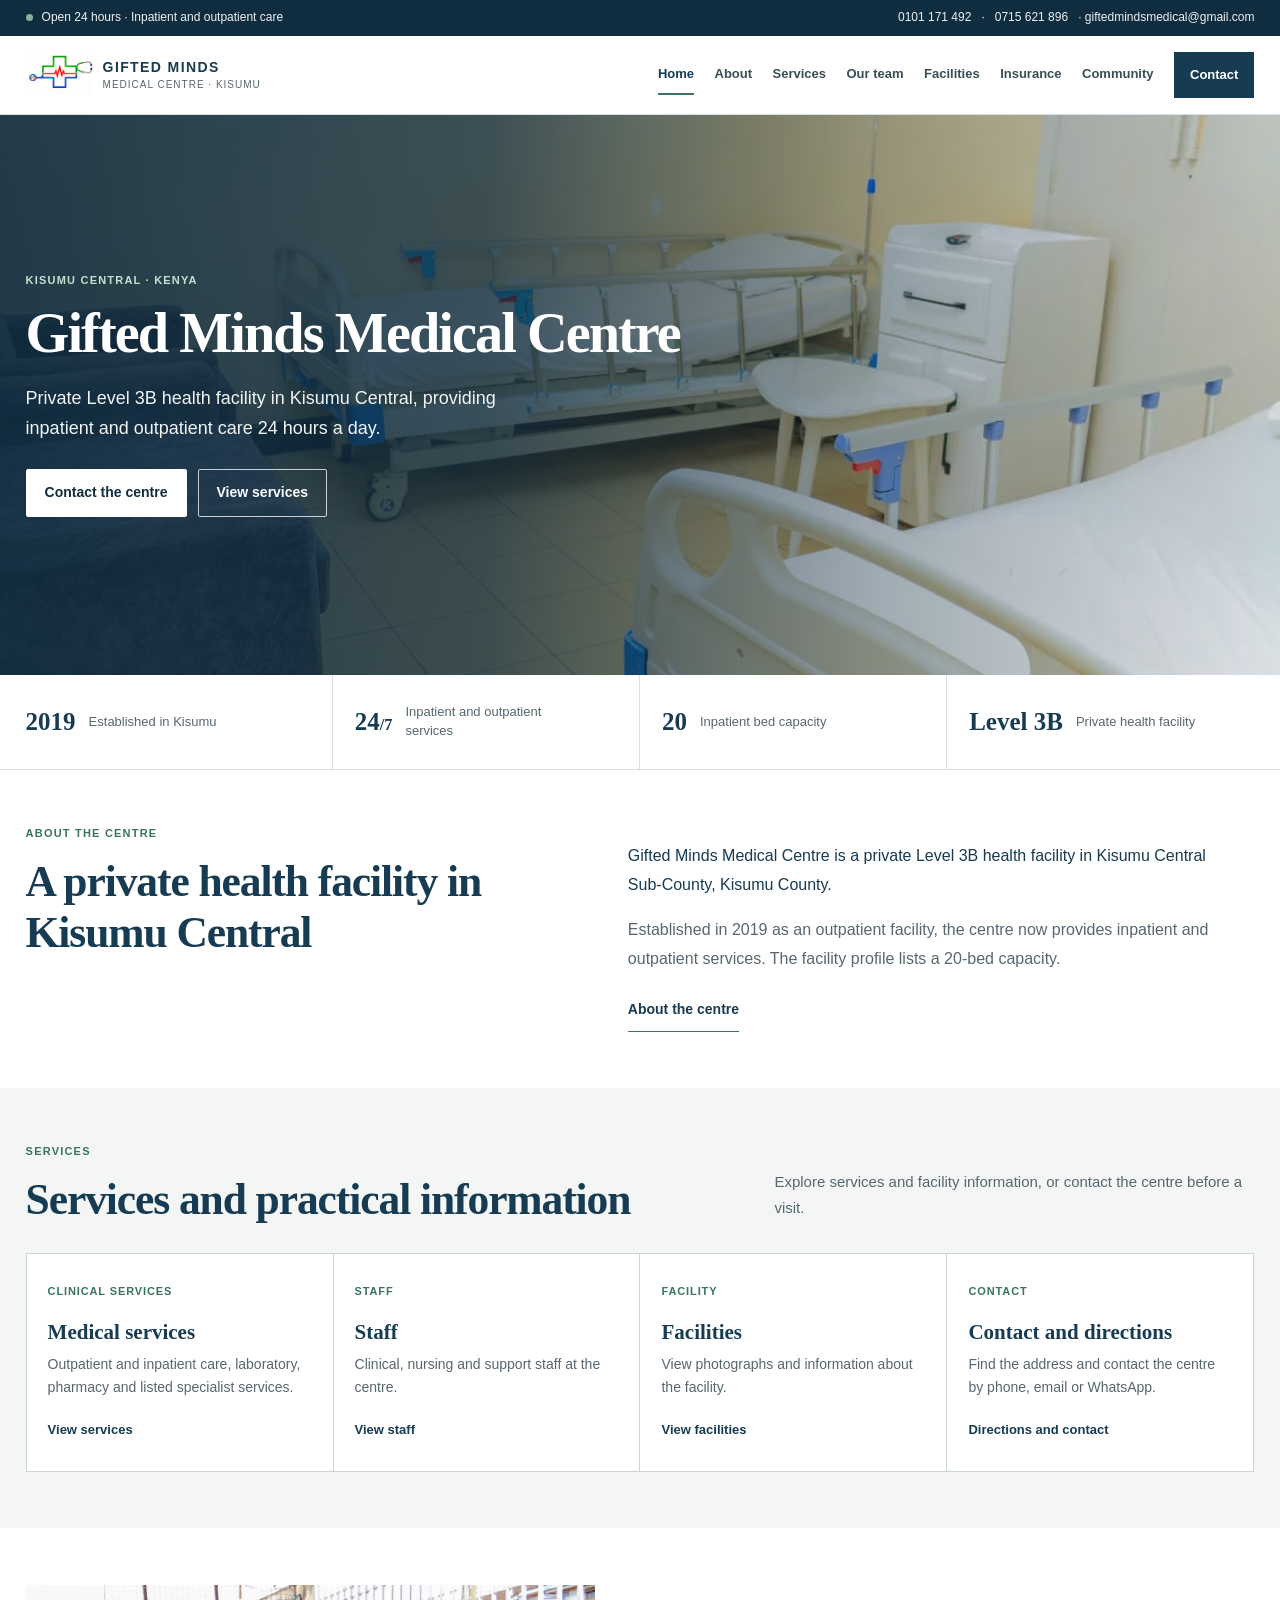
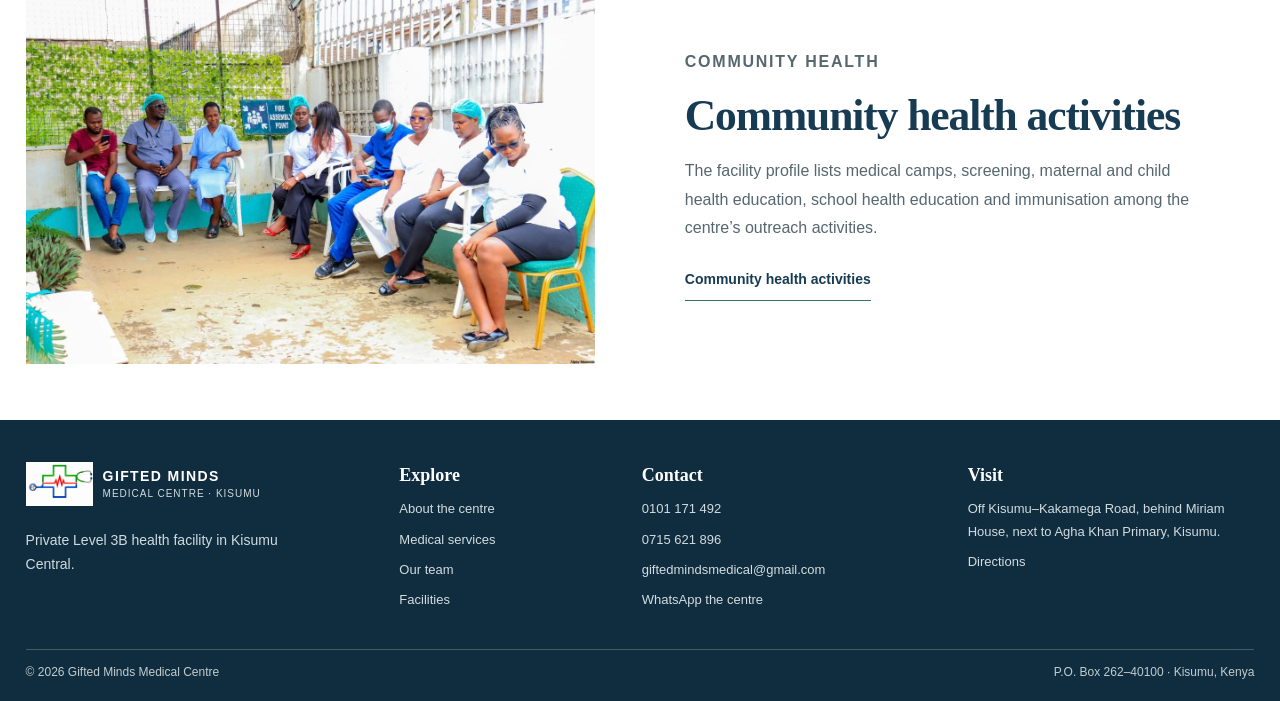
<file: index.html>
<!doctype html>
<html lang="en-KE">
  <head>
    <meta charset="utf-8">
    <meta name="viewport" content="width=device-width, initial-scale=1">
    <meta name="theme-color" content="#102f3b">
    <meta name="description" content="Gifted Minds Medical Centre is a private Level 3B facility in Kisumu Central, providing inpatient and outpatient care 24 hours a day.">
    <meta property="og:type" content="website">
    <meta property="og:title" content="Gifted Minds Medical Centre | Kisumu">
    <meta property="og:description" content="Gifted Minds Medical Centre provides inpatient and outpatient care in Kisumu Central. Find services, facility information and contact details.">
    <meta property="og:image" content="assets/images/facility-19.23.44-1.webp">
    <title>Gifted Minds Medical Centre | Kisumu</title>
    <link rel="icon" type="image/png" sizes="64x64" href="assets/favicon.png">
    <link rel="stylesheet" href="styles.css">
  </head>
  <body>
    <a class="skip-link" href="#main-content">Skip to main content</a>
    <div class="utility">
      <div class="container utility__inner">
        <span class="utility__status"><i class="utility__dot" aria-hidden="true"></i>Open 24 hours · Inpatient and outpatient care</span>
        <div class="utility__contacts">
          <a href="tel:0101171492">0101 171 492</a><span aria-hidden="true">·</span><a href="tel:0715621896">0715 621 896</a><span class="utility__email">· <a href="mailto:giftedmindsmedical@gmail.com">giftedmindsmedical@gmail.com</a></span>
        </div>
      </div>
    </div>
    <header class="site-header">
      <div class="container nav-wrap">
        <a class="brand" href="index.html" aria-label="Gifted Minds Medical Centre home"><img class="brand-logo" src="assets/hospital-logo.png" width="600" height="362" alt=""><span class="brand-copy"><strong>GIFTED MINDS</strong><small>MEDICAL CENTRE · KISUMU</small></span></a>
        <button class="menu-toggle" type="button" aria-label="Open navigation" aria-expanded="false" aria-controls="primary-navigation">
          <span></span><span></span><span></span>
        </button>
        <nav class="primary-nav" id="primary-navigation" aria-label="Main navigation">
          <a href="index.html" aria-current="page">Home</a><a href="about.html">About</a><a href="services.html">Services</a><a href="team.html">Our team</a><a href="facilities.html">Facilities</a><a href="insurance.html">Insurance</a><a href="community.html">Community</a><a class="nav-cta" href="contact.html">Contact </a>
        </nav>
      </div>
    </header>
    <main id="main-content">
      <section class="home-hero" aria-labelledby="home-title">
        <img class="home-hero__image" src="assets/images/facility-19.23.41-2.webp" alt="" fetchpriority="high" width="1280" height="853">
        <span class="home-hero__shade" aria-hidden="true"></span>
        <div class="container home-hero__inner">
          <div class="home-hero__copy">
            <p class="eyebrow eyebrow--light">

              Kisumu Central · Kenya


            </p>
            <h1 id="home-title">Gifted Minds Medical Centre</h1>
            <p class="home-hero__summary">Private Level 3B health facility in Kisumu Central, providing inpatient and outpatient care 24 hours a day.</p>
            <div class="home-hero__actions">
              <a class="button button--navy" href="contact.html">Contact the centre </a><a class="button button--outline" href="services.html">View services </a>
            </div>
          </div>
        </div></section>
      <section class="home-facts" aria-label="Facility details">
        <div class="home-facts__inner">
          <div class="home-facts__item">
            <strong>2019</strong><span>Established in Kisumu</span>
          </div>
          <div class="home-facts__item">
            <strong>24<small>/7</small></strong><span>Inpatient and outpatient services</span>
          </div>
          <div class="home-facts__item">
            <strong>20</strong><span>Inpatient bed capacity</span>
          </div>
          <div class="home-facts__item">
            <strong>Level 3B</strong><span>Private health facility</span>
          </div>
        </div>
      </section>
      <section class="section">
        <div class="container home-intro">
          <div>
            <p class="eyebrow">

              About the centre


            </p>
            <h2 class="display-title">A private health facility in Kisumu Central</h2>
          </div>
          <div class="home-intro__copy">
            <p class="lead">Gifted Minds Medical Centre is a private Level 3B health facility in Kisumu Central Sub-County, Kisumu County.</p>
            <p>Established in 2019 as an outpatient facility, the centre now provides inpatient and outpatient services. The facility profile lists a 20-bed capacity.</p>
            <a class="text-link" href="about.html">About the centre </a>
          </div>
        </div>
      </section>
      <section class="section section--navy">
        <div class="container">
          <div class="section-head">
            <div>
              <p class="eyebrow eyebrow--light">

                Services


              </p>
              <h2 class="display-title">Services and practical information</h2>
            </div>
            <p>Explore services and facility information, or contact the centre before a visit.</p>
          </div>
          <div class="home-pathways">
            <article class="pathway">
              <span class="pathway__number">Clinical services</span>
              <h3>

                Medical services


              </h3>
              <p>Outpatient and inpatient care, laboratory, pharmacy and listed specialist services.</p>
              <a href="services.html">View services </a>
            </article>
            <article class="pathway">
              <span class="pathway__number">Staff</span>
              <h3>

                Staff


              </h3>
              <p>Clinical, nursing and support staff at the centre.</p>
              <a href="team.html">View staff </a>
            </article>
            <article class="pathway">
              <span class="pathway__number">Facility</span>
              <h3>

                Facilities


              </h3>
              <p>View photographs and information about the facility.</p>
              <a href="facilities.html">View facilities </a>
            </article>
            <article class="pathway">
              <span class="pathway__number">Contact</span>
              <h3>

                Contact and directions


              </h3>
              <p>Find the address and contact the centre by phone, email or WhatsApp.</p>
              <a href="contact.html">Directions and contact </a>
            </article>
          </div>
        </div>
      </section>
      <section class="section">
        <div class="container home-community">
          <div class="home-community__photo">
            <img src="assets/images/facility-19.23.42-1.webp" alt="Community members gathered during a health outreach activity" loading="lazy" width="1280" height="853">
          </div>
          <div class="home-community__copy">
            <p class="eyebrow">

              Community health


            </p>
            <h2 class="display-title">Community health activities</h2>
            <p>The facility profile lists medical camps, screening, maternal and child health education, school health education and immunisation among the centre’s outreach activities.</p>
            <a class="text-link" href="community.html">Community health activities </a>
          </div>
        </div>
      </section>
    </main>
    <footer class="site-footer">
      <div class="container footer-grid">
        <div>
          <a class="brand brand--footer" href="index.html"><img class="brand-logo" src="assets/hospital-logo.png" width="600" height="362" alt=""><span class="brand-copy"><strong>GIFTED MINDS</strong><small>MEDICAL CENTRE · KISUMU</small></span></a>
          <p class="footer-about">Private Level 3B health facility in Kisumu Central.</p>
        </div>
        <div class="footer-col">
          <h2>

            Explore


          </h2>
          <a href="about.html">About the centre</a><a href="services.html">Medical services</a><a href="team.html">Our team</a><a href="facilities.html">Facilities</a>
        </div>
        <div class="footer-col">
          <h2>

            Contact


          </h2>
          <a href="tel:0101171492">0101 171 492</a><a href="tel:0715621896">0715 621 896</a><a href="mailto:giftedmindsmedical@gmail.com">giftedmindsmedical@gmail.com</a><a href="https://wa.me/254100261446" target="_blank" rel="noopener noreferrer">WhatsApp the centre</a>
        </div>
        <div class="footer-col">
          <h2>

            Visit


          </h2>
          <p>

            Off Kisumu–Kakamega Road, behind Miriam House, next to Agha Khan Primary, Kisumu.


          </p>
          <a href="contact.html">Directions</a>
        </div>
      </div>
      <div class="container footer-bottom">
        <span>© <span data-year=""></span> Gifted Minds Medical Centre</span><span>P.O. Box 262–40100 · Kisumu, Kenya</span>
      </div>
      <div class="container">
      </div>
    </footer>
    <script src="script.js" defer=""></script>
  </body>
</html>
</file>
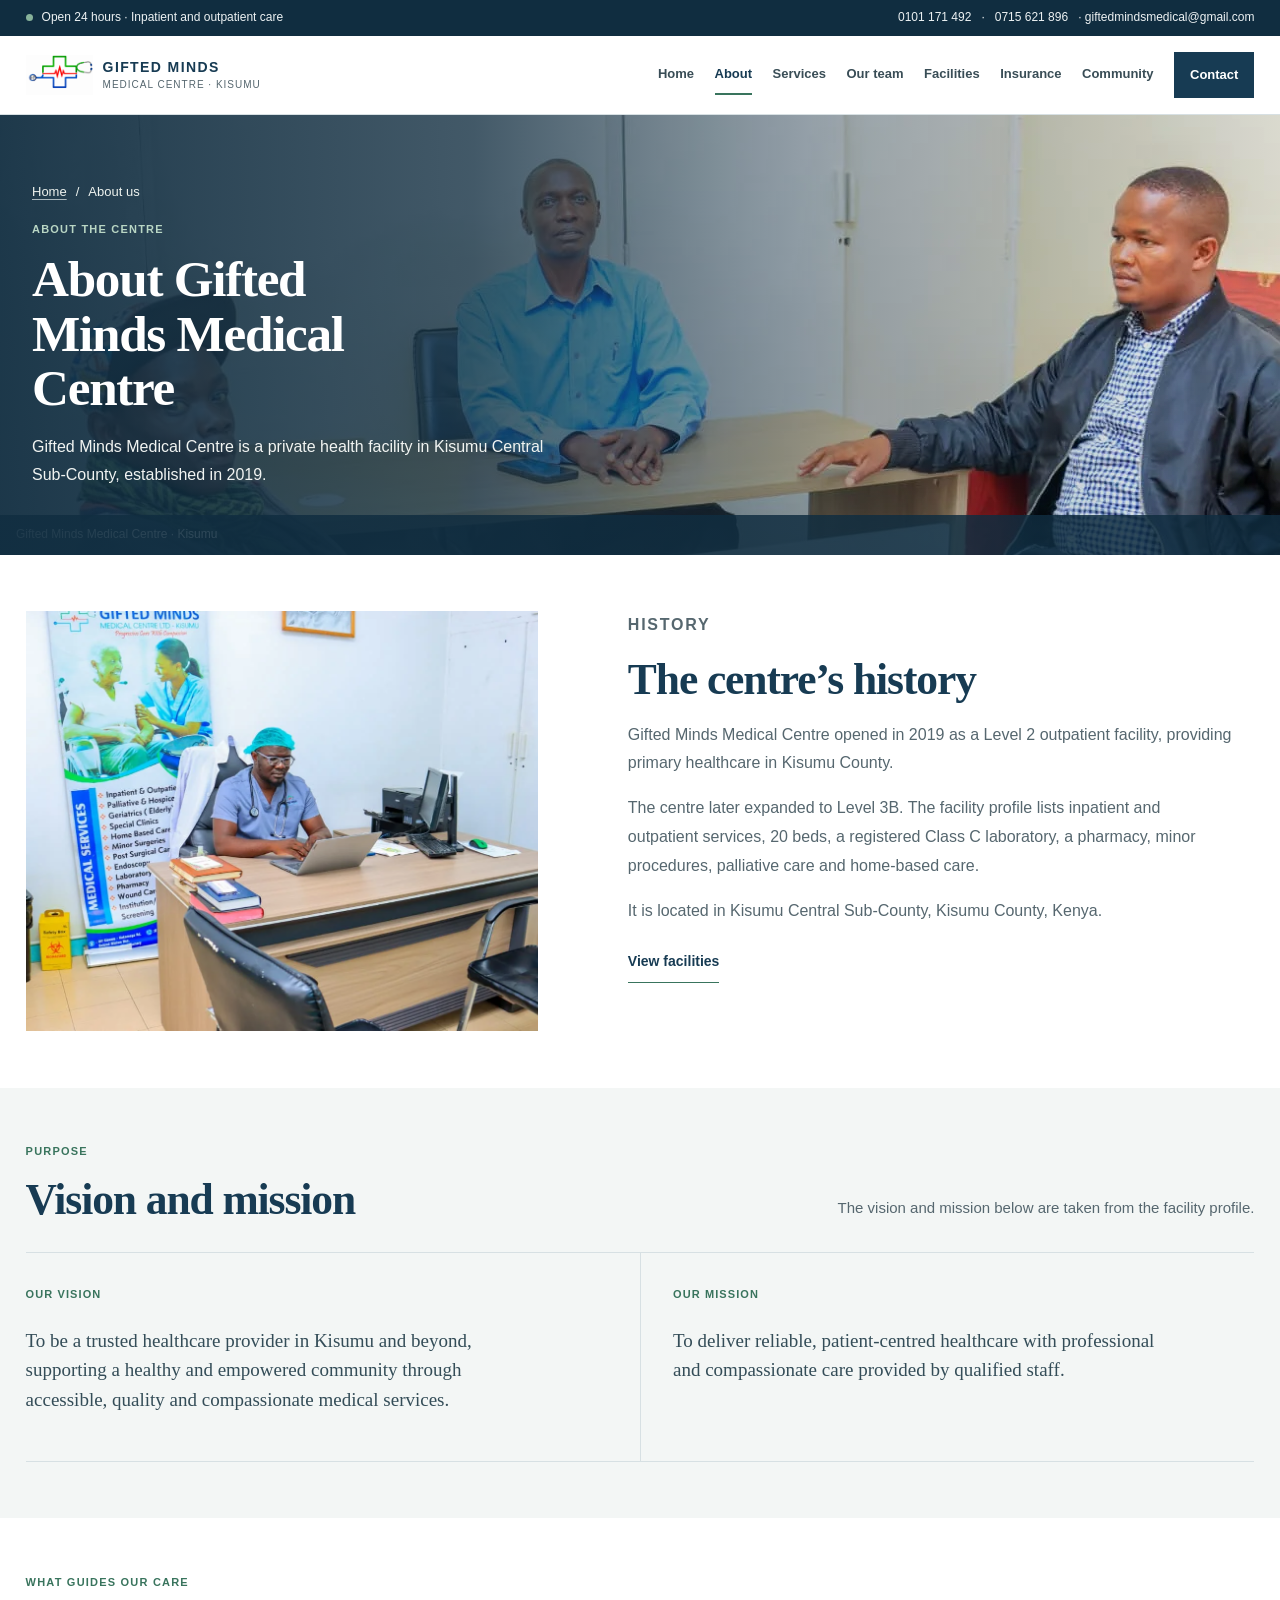
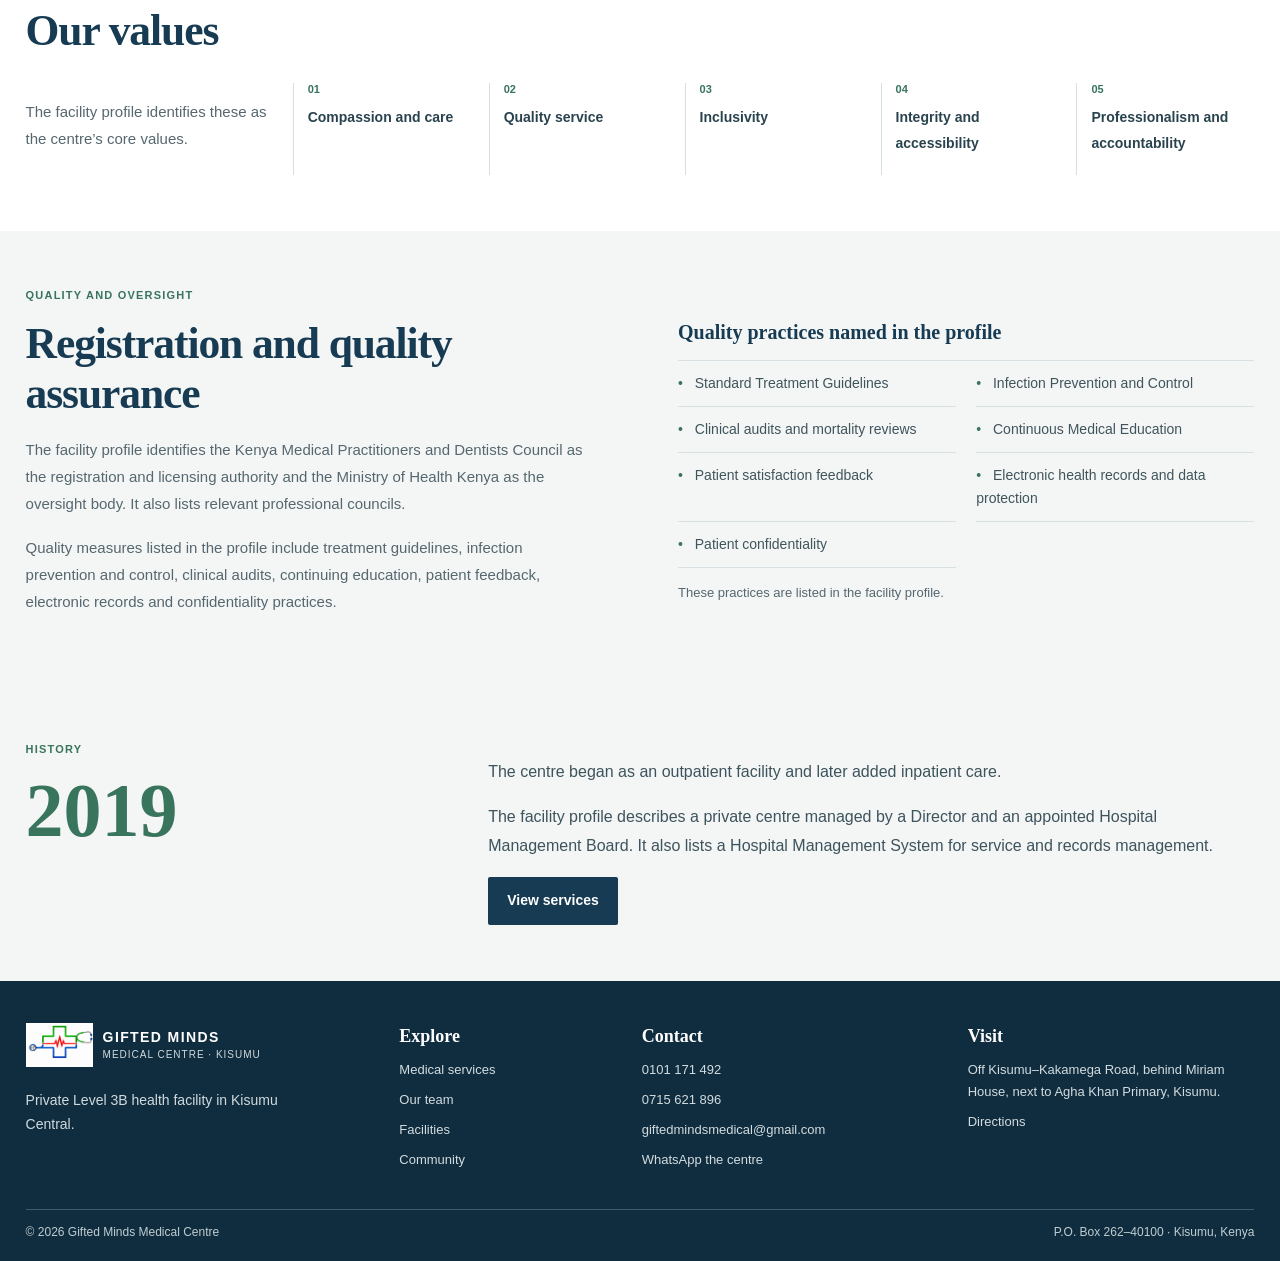
<file: about.html>
<!doctype html>
<html lang="en-KE">
  <head>
    <meta charset="utf-8">
    <meta name="viewport" content="width=device-width, initial-scale=1">
    <meta name="theme-color" content="#102f3b">
    <meta name="description" content="Read about Gifted Minds Medical Centre, a private Level 3B health facility established in Kisumu in 2019.">
    <meta property="og:type" content="website">
    <meta property="og:title" content="About Gifted Minds Medical Centre | Kisumu">
    <meta property="og:description" content="The centre’s history, location, vision, mission and facility profile.">
    <meta property="og:image" content="assets/images/facility-19.23.52.webp">
    <title>About Gifted Minds Medical Centre | Kisumu</title>
    <link rel="icon" type="image/png" sizes="64x64" href="assets/favicon.png">
    <link rel="stylesheet" href="styles.css">
  </head>
  <body>
    <a class="skip-link" href="#main-content">Skip to main content</a>
    <div class="utility">
      <div class="container utility__inner">
        <span class="utility__status"><i class="utility__dot" aria-hidden="true"></i>Open 24 hours · Inpatient and outpatient care</span>
        <div class="utility__contacts">
          <a href="tel:0101171492">0101 171 492</a><span aria-hidden="true">·</span><a href="tel:0715621896">0715 621 896</a><span class="utility__email">· <a href="mailto:giftedmindsmedical@gmail.com">giftedmindsmedical@gmail.com</a></span>
        </div>
      </div>
    </div>
    <header class="site-header">
      <div class="container nav-wrap">
        <a class="brand" href="index.html" aria-label="Gifted Minds Medical Centre home"><img class="brand-logo" src="assets/hospital-logo.png" width="600" height="362" alt=""><span class="brand-copy"><strong>GIFTED MINDS</strong><small>MEDICAL CENTRE · KISUMU</small></span></a>
        <button class="menu-toggle" type="button" aria-label="Open navigation" aria-expanded="false" aria-controls="primary-navigation">
          <span></span><span></span><span></span>
        </button>
        <nav class="primary-nav" id="primary-navigation" aria-label="Main navigation">
          <a href="index.html">Home</a><a href="about.html" aria-current="page">About</a><a href="services.html">Services</a><a href="team.html">Our team</a><a href="facilities.html">Facilities</a><a href="insurance.html">Insurance</a><a href="community.html">Community</a><a class="nav-cta" href="contact.html">Contact </a>
        </nav>
      </div>
    </header>
    <main id="main-content">
      <section class="page-intro page-intro--backdrop" aria-labelledby="page-title">
        <div class="page-intro__copy">
          <nav class="breadcrumb" aria-label="Breadcrumb">
            <a href="index.html">Home</a><span aria-hidden="true">/</span><span aria-current="page">About us</span>
          </nav>
          <p class="eyebrow">

            About the centre


          </p>
          <h1 class="display-title" id="page-title">About Gifted Minds Medical Centre</h1>
          <p>Gifted Minds Medical Centre is a private health facility in Kisumu Central Sub-County, established in 2019.</p>
        </div>
        <div class="page-intro__media">
          <img src="assets/images/facility-19.23.54.webp" alt="Gifted Minds Medical Centre staff meeting" fetchpriority="high" width="1280" height="853"><span class="page-intro__caption">Gifted Minds Medical Centre · Kisumu</span>
        </div>
      </section>
      <section class="section">
        <div class="container story-grid">
          <div class="story-grid__aside">
            <img src="assets/images/facility-19.23.52-2.webp" alt="Gifted Minds Medical Centre staff member at an administrative desk" loading="lazy" width="1280" height="853">
          </div>
          <div class="story-grid__copy">
            <p class="eyebrow">

              History


            </p>
            <h2 class="display-title">The centre’s history</h2>
            <p>Gifted Minds Medical Centre opened in 2019 as a Level 2 outpatient facility, providing primary healthcare in Kisumu County.</p>
            <p>The centre later expanded to Level 3B. The facility profile lists inpatient and outpatient services, 20 beds, a registered Class C laboratory, a pharmacy, minor procedures, palliative care and home-based care.</p>
            <p>It is located in Kisumu Central Sub-County, Kisumu County, Kenya.</p>
            <a class="text-link" href="facilities.html">View facilities </a>
          </div>
        </div>
      </section>
      <section class="section section--stone">
        <div class="container">
          <div class="section-head">
            <div>
              <p class="eyebrow">

                Purpose


              </p>
              <h2 class="display-title">Vision and mission</h2>
            </div>
            <p>The vision and mission below are taken from the facility profile.</p>
          </div>
          <div class="mission-grid">
            <article class="mission">
              <small>OUR VISION</small>
              <p>

                To be a trusted healthcare provider in Kisumu and beyond, supporting a healthy and empowered community through accessible, quality and compassionate medical services.


              </p>
            </article>
            <article class="mission">
              <small>OUR MISSION</small>
              <p>

                To deliver reliable, patient-centred healthcare with professional and compassionate care provided by qualified staff.


              </p>
            </article>
          </div>
        </div>
      </section>
      <section class="section">
        <div class="container">
          <p class="eyebrow">

            What guides our care


          </p>
          <h2 class="display-title">Our values</h2>
          <div class="values-grid values-grid--spaced">
            <div>
              <p class="body-copy">The facility profile identifies these as the centre’s core values.</p>
            </div>
            <div class="value">
              <b>01</b><strong>Compassion and care</strong>
            </div>
            <div class="value">
              <b>02</b><strong>Quality service</strong>
            </div>
            <div class="value">
              <b>03</b><strong>Inclusivity</strong>
            </div>
            <div class="value">
              <b>04</b><strong>Integrity and accessibility</strong>
            </div>
            <div class="value">
              <b>05</b><strong>Professionalism and accountability</strong>
            </div>
          </div>
        </div>
      </section>
      <section class="section section--stone">
        <div class="container quality-layout">
          <div>
            <p class="eyebrow">

              Quality and oversight


            </p>
            <h2 class="display-title">Registration and quality assurance</h2>
            <p class="body-copy">The facility profile identifies the Kenya Medical Practitioners and Dentists Council as the registration and licensing authority and the Ministry of Health Kenya as the oversight body. It also lists relevant professional councils.</p>
            <p class="body-copy">Quality measures listed in the profile include treatment guidelines, infection prevention and control, clinical audits, continuing education, patient feedback, electronic records and confidentiality practices.</p>
          </div>
          <div class="quality-list">
            <h2>

              Quality practices named in the profile


            </h2>
            <ul>
              <li>

                Standard Treatment Guidelines


              </li>
              <li>

                Infection Prevention and Control


              </li>
              <li>

                Clinical audits and mortality reviews


              </li>
              <li>

                Continuous Medical Education


              </li>
              <li>

                Patient satisfaction feedback


              </li>
              <li>

                Electronic health records and data protection


              </li>
              <li>

                Patient confidentiality


              </li>
            </ul>
            <p>These practices are listed in the facility profile.</p>
          </div>
        </div>
      </section>
      <section class="section section--navy">
        <div class="container history-band">
          <div>
            <p class="eyebrow eyebrow--light">

              History


            </p>
            <div class="history-band__year">

              2019


            </div>
          </div>
          <div class="history-band__copy">
            <p>The centre began as an outpatient facility and later added inpatient care.</p>
            <p>The facility profile describes a private centre managed by a Director and an appointed Hospital Management Board. It also lists a Hospital Management System for service and records management.</p>
            <a class="button button--navy" href="services.html">View services </a>
          </div>
        </div>
      </section>
    </main>
    <footer class="site-footer">
      <div class="container footer-grid">
        <div>
          <a class="brand brand--footer" href="index.html"><img class="brand-logo" src="assets/hospital-logo.png" width="600" height="362" alt=""><span class="brand-copy"><strong>GIFTED MINDS</strong><small>MEDICAL CENTRE · KISUMU</small></span></a>
          <p class="footer-about">Private Level 3B health facility in Kisumu Central.</p>
        </div>
        <div class="footer-col">
          <h2>

            Explore


          </h2>
          <a href="services.html">Medical services</a><a href="team.html">Our team</a><a href="facilities.html">Facilities</a><a href="community.html">Community</a>
        </div>
        <div class="footer-col">
          <h2>

            Contact


          </h2>
          <a href="tel:0101171492">0101 171 492</a><a href="tel:0715621896">0715 621 896</a><a href="mailto:giftedmindsmedical@gmail.com">giftedmindsmedical@gmail.com</a><a href="https://wa.me/254100261446" target="_blank" rel="noopener noreferrer">WhatsApp the centre</a>
        </div>
        <div class="footer-col">
          <h2>

            Visit


          </h2>
          <p>

            Off Kisumu–Kakamega Road, behind Miriam House, next to Agha Khan Primary, Kisumu.


          </p>
          <a href="contact.html">Directions</a>
        </div>
      </div>
      <div class="container footer-bottom">
        <span>© <span data-year=""></span> Gifted Minds Medical Centre</span><span>P.O. Box 262–40100 · Kisumu, Kenya</span>
      </div>
      <div class="container">
      </div>
    </footer>
    <script src="script.js" defer=""></script>
  </body>
</html>
</file>
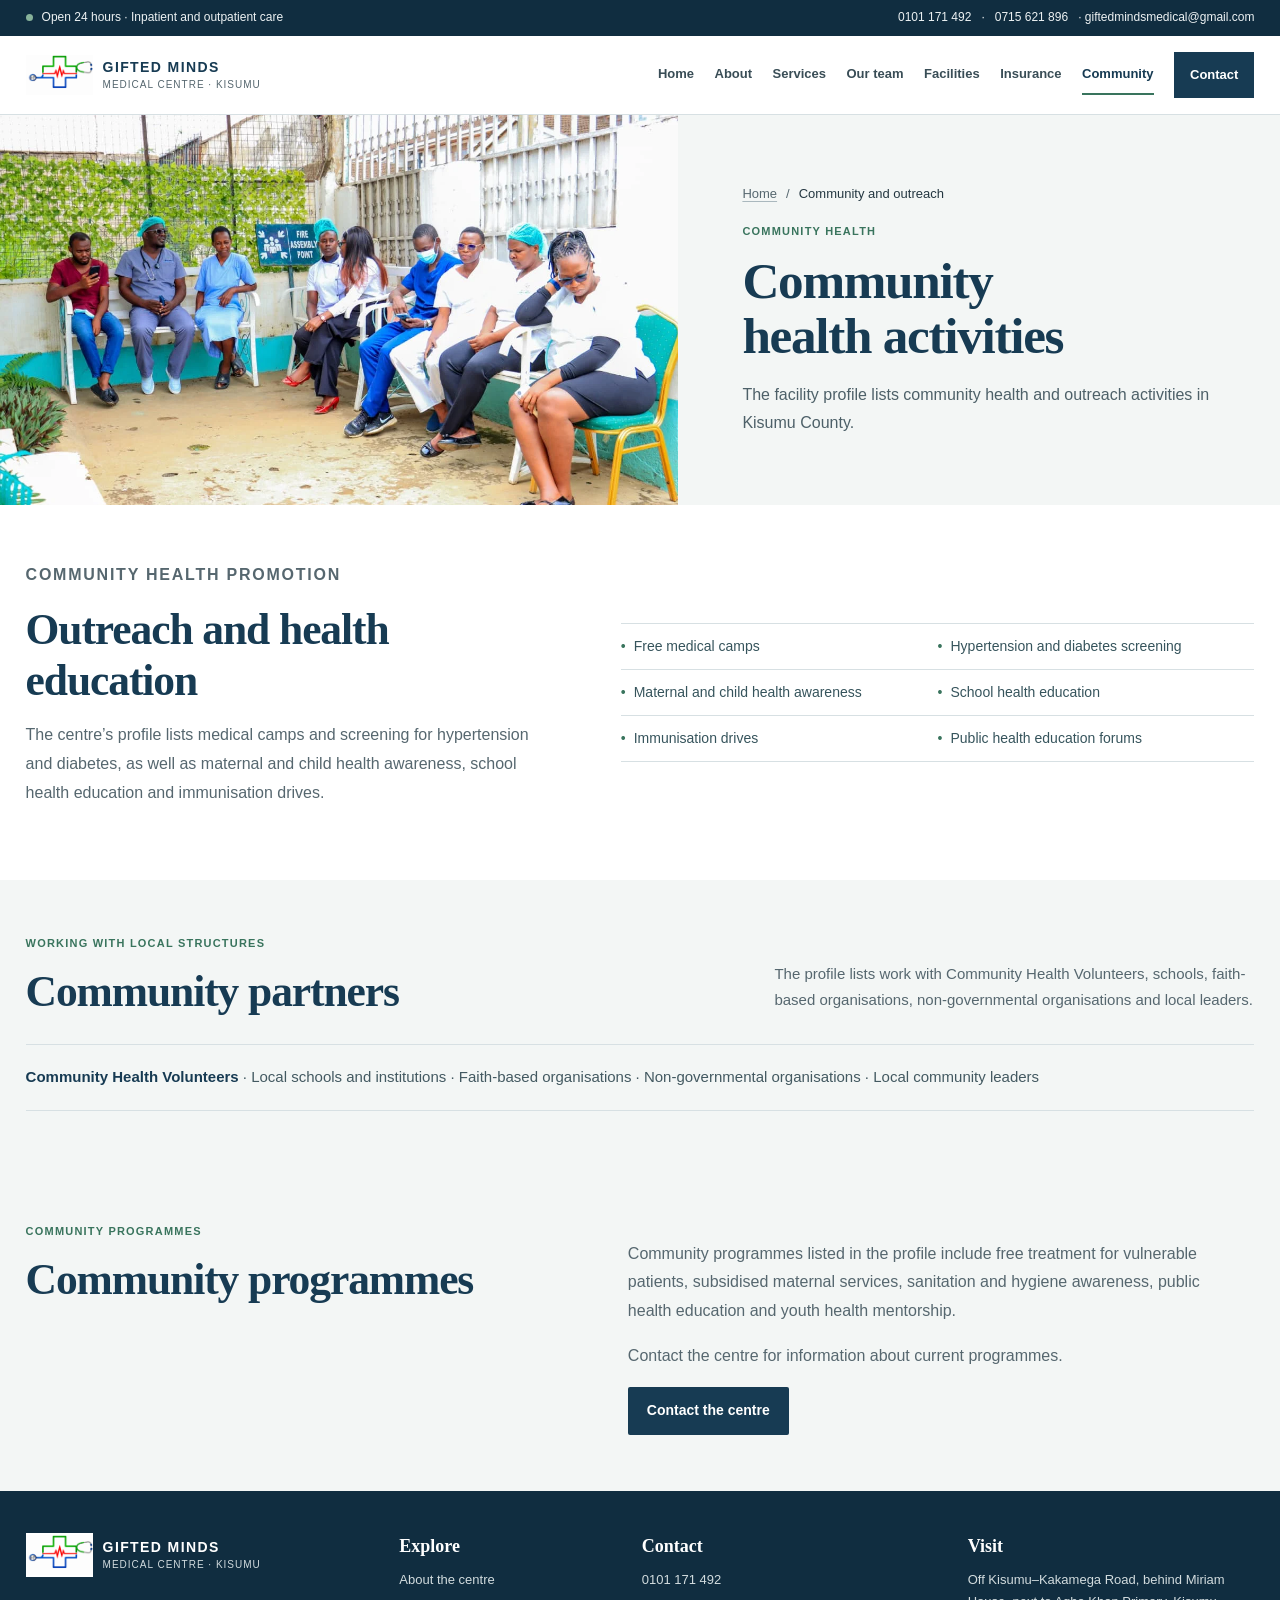
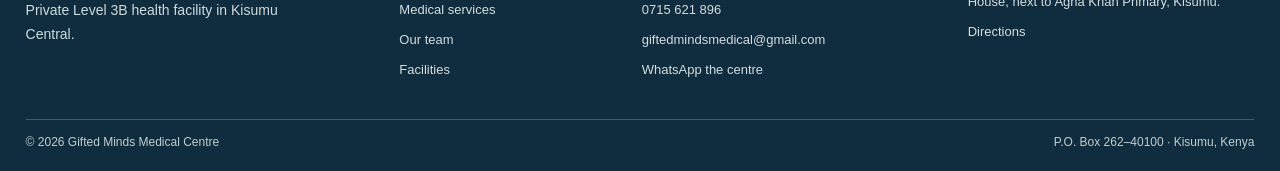
<file: community.html>
<!doctype html>
<html lang="en-KE">
  <head>
    <meta charset="utf-8">
    <meta name="viewport" content="width=device-width, initial-scale=1">
    <meta name="theme-color" content="#102f3b">
    <meta name="description" content="Community health outreach and education activities listed in the Gifted Minds Medical Centre profile for Kisumu County.">
    <meta property="og:type" content="website">
    <meta property="og:title" content="Community Health | Gifted Minds Medical Centre">
    <meta property="og:description" content="Community health and outreach activities listed in the facility profile.">
    <meta property="og:image" content="assets/images/facility-19.23.42-1.webp">
    <title>Community Health | Gifted Minds Medical Centre</title>
    <link rel="icon" type="image/png" sizes="64x64" href="assets/favicon.png">
    <link rel="stylesheet" href="styles.css">
  </head>
  <body>
    <a class="skip-link" href="#main-content">Skip to main content</a>
    <div class="utility">
      <div class="container utility__inner">
        <span class="utility__status"><i class="utility__dot" aria-hidden="true"></i>Open 24 hours · Inpatient and outpatient care</span>
        <div class="utility__contacts">
          <a href="tel:0101171492">0101 171 492</a><span aria-hidden="true">·</span><a href="tel:0715621896">0715 621 896</a><span class="utility__email">· <a href="mailto:giftedmindsmedical@gmail.com">giftedmindsmedical@gmail.com</a></span>
        </div>
      </div>
    </div>
    <header class="site-header">
      <div class="container nav-wrap">
        <a class="brand" href="index.html" aria-label="Gifted Minds Medical Centre home"><img class="brand-logo" src="assets/hospital-logo.png" width="600" height="362" alt=""><span class="brand-copy"><strong>GIFTED MINDS</strong><small>MEDICAL CENTRE · KISUMU</small></span></a>
        <button class="menu-toggle" type="button" aria-label="Open navigation" aria-expanded="false" aria-controls="primary-navigation">
          <span></span><span></span><span></span>
        </button>
        <nav class="primary-nav" id="primary-navigation" aria-label="Main navigation">
          <a href="index.html">Home</a><a href="about.html">About</a><a href="services.html">Services</a><a href="team.html">Our team</a><a href="facilities.html">Facilities</a><a href="insurance.html">Insurance</a><a href="community.html" aria-current="page">Community</a><a class="nav-cta" href="contact.html">Contact </a>
        </nav>
      </div>
    </header>
    <main id="main-content">
      <section class="page-intro page-intro--community page-intro--reverse" aria-labelledby="page-title">
        <div class="page-intro__copy">
          <nav class="breadcrumb" aria-label="Breadcrumb">
            <a href="index.html">Home</a><span aria-hidden="true">/</span><span aria-current="page">Community and outreach</span>
          </nav>
          <p class="eyebrow eyebrow--light">

            Community health


          </p>
          <h1 class="display-title" id="page-title">Community health activities</h1>
          <p>The facility profile lists community health and outreach activities in Kisumu County.</p>
        </div>
        <div class="page-intro__media">
          <img src="assets/images/facility-19.23.42-1.webp" alt="A community group taking part in an outreach activity" fetchpriority="high" width="1280" height="853">
        </div>
      </section>
      <section class="section">
        <div class="container community-story community-story--copy">
          <div class="community-story__copy">
            <p class="eyebrow">

              Community health promotion


            </p>
            <h2 class="display-title">Outreach and health education</h2>
            <p>The centre’s profile lists medical camps and screening for hypertension and diabetes, as well as maternal and child health awareness, school health education and immunisation drives.</p>
          </div>
          <div class="outreach-list">
            <span>Free medical camps</span><span>Hypertension and diabetes screening</span><span>Maternal and child health awareness</span><span>School health education</span><span>Immunisation drives</span><span>Public health education forums</span>
          </div>
        </div>
      </section>
      <section class="section section--navy">
        <div class="container">
          <div class="section-head">
            <div>
              <p class="eyebrow eyebrow--light">

                Working with local structures


              </p>
              <h2 class="display-title">Community partners</h2>
            </div>
            <p>The profile lists work with Community Health Volunteers, schools, faith-based organisations, non-governmental organisations and local leaders.</p>
          </div>
          <div class="community-partners">
            <strong>Community Health Volunteers</strong> · Local schools and institutions · Faith-based organisations · Non-governmental organisations · Local community leaders


          </div>
        </div>
      </section>
      <section class="section section--stone">
        <div class="container home-intro">
          <div>
            <p class="eyebrow">

              Community programmes


            </p>
            <h2 class="display-title">Community programmes</h2>
          </div>
          <div class="home-intro__copy">
            <p>Community programmes listed in the profile include free treatment for vulnerable patients, subsidised maternal services, sanitation and hygiene awareness, public health education and youth health mentorship.</p>
            <p>Contact the centre for information about current programmes.</p>
            <a class="button button--navy" href="contact.html">Contact the centre </a>
          </div>
        </div>
      </section>
    </main>
    <footer class="site-footer">
      <div class="container footer-grid">
        <div>
          <a class="brand brand--footer" href="index.html"><img class="brand-logo" src="assets/hospital-logo.png" width="600" height="362" alt=""><span class="brand-copy"><strong>GIFTED MINDS</strong><small>MEDICAL CENTRE · KISUMU</small></span></a>
          <p class="footer-about">Private Level 3B health facility in Kisumu Central.</p>
        </div>
        <div class="footer-col">
          <h2>

            Explore


          </h2>
          <a href="about.html">About the centre</a><a href="services.html">Medical services</a><a href="team.html">Our team</a><a href="facilities.html">Facilities</a>
        </div>
        <div class="footer-col">
          <h2>

            Contact


          </h2>
          <a href="tel:0101171492">0101 171 492</a><a href="tel:0715621896">0715 621 896</a><a href="mailto:giftedmindsmedical@gmail.com">giftedmindsmedical@gmail.com</a><a href="https://wa.me/254100261446" target="_blank" rel="noopener noreferrer">WhatsApp the centre</a>
        </div>
        <div class="footer-col">
          <h2>

            Visit


          </h2>
          <p>

            Off Kisumu–Kakamega Road, behind Miriam House, next to Agha Khan Primary, Kisumu.


          </p>
          <a href="contact.html">Directions</a>
        </div>
      </div>
      <div class="container footer-bottom">
        <span>© <span data-year=""></span> Gifted Minds Medical Centre</span><span>P.O. Box 262–40100 · Kisumu, Kenya</span>
      </div>
      <div class="container">
      </div>
    </footer>
    <script src="script.js" defer=""></script>
  </body>
</html>
</file>
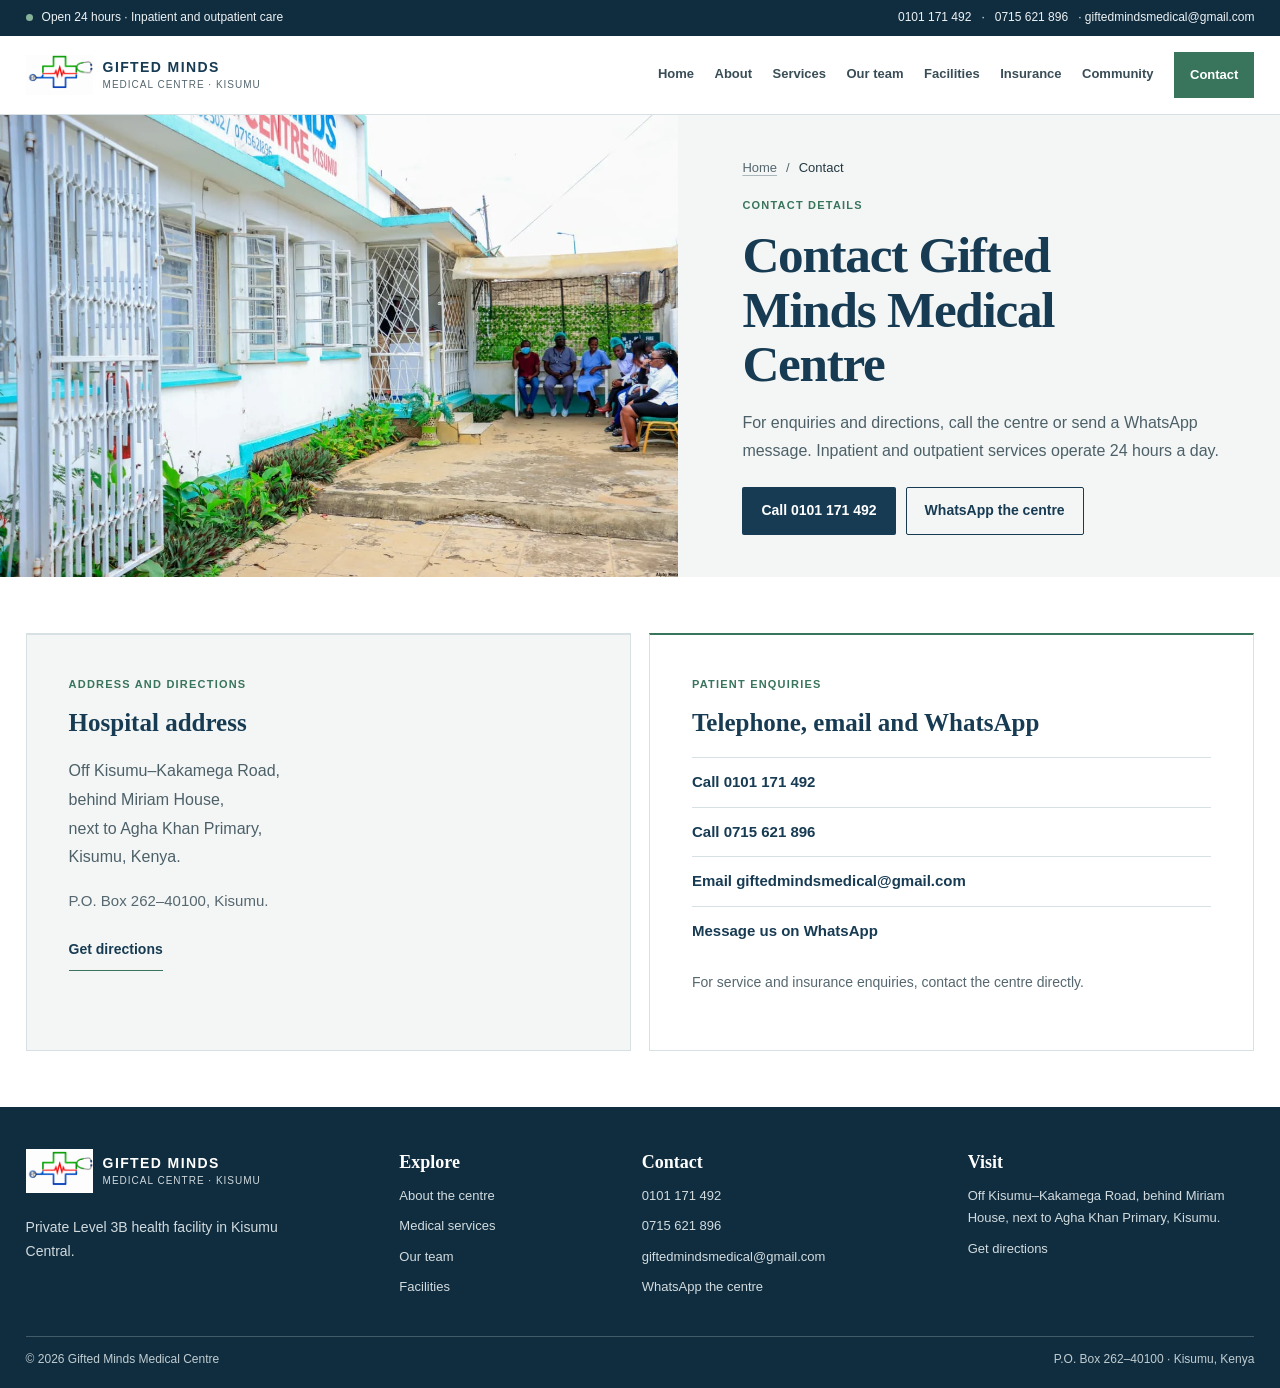
<file: contact.html>
<!doctype html>
<html lang="en-KE">
  <head>
    <meta charset="utf-8">
    <meta name="viewport" content="width=device-width, initial-scale=1">
    <meta name="theme-color" content="#102f3b">
    <meta name="description" content="Contact Gifted Minds Medical Centre by phone, email or WhatsApp, or get directions to the facility in Kisumu.">
    <meta property="og:type" content="website">
    <meta property="og:title" content="Contact Gifted Minds Medical Centre | Kisumu">
    <meta property="og:description" content="Telephone, email, WhatsApp and address for Gifted Minds Medical Centre in Kisumu.">
    <meta property="og:image" content="assets/images/facility-19.23.44-1.webp">
    <title>Contact Gifted Minds Medical Centre | Kisumu</title>
    <link rel="icon" type="image/png" sizes="64x64" href="assets/favicon.png">
    <link rel="stylesheet" href="styles.css">
  </head>
  <body>
    <a class="skip-link" href="#main-content">Skip to main content</a>
    <div class="utility">
      <div class="container utility__inner">
        <span class="utility__status"><i class="utility__dot" aria-hidden="true"></i>Open 24 hours · Inpatient and outpatient care</span>
        <div class="utility__contacts">
          <a href="tel:0101171492">0101 171 492</a><span aria-hidden="true">·</span><a href="tel:0715621896">0715 621 896</a><span class="utility__email">· <a href="mailto:giftedmindsmedical@gmail.com">giftedmindsmedical@gmail.com</a></span>
        </div>
      </div>
    </div>
    <header class="site-header">
      <div class="container nav-wrap">
        <a class="brand" href="index.html" aria-label="Gifted Minds Medical Centre home"><img class="brand-logo" src="assets/hospital-logo.png" width="600" height="362" alt=""><span class="brand-copy"><strong>GIFTED MINDS</strong><small>MEDICAL CENTRE · KISUMU</small></span></a>
        <button class="menu-toggle" type="button" aria-label="Open navigation" aria-expanded="false" aria-controls="primary-navigation">
          <span></span><span></span><span></span>
        </button>
        <nav class="primary-nav" id="primary-navigation" aria-label="Main navigation">
          <a href="index.html">Home</a><a href="about.html">About</a><a href="services.html">Services</a><a href="team.html">Our team</a><a href="facilities.html">Facilities</a><a href="insurance.html">Insurance</a><a href="community.html">Community</a><a class="nav-cta" href="contact.html" aria-current="page">Contact </a>
        </nav>
      </div>
    </header>
    <main id="main-content">
      <section class="page-intro page-intro--media page-intro--reverse" aria-labelledby="page-title">
        <div class="page-intro__copy">
          <nav class="breadcrumb" aria-label="Breadcrumb">
            <a href="index.html">Home</a><span aria-hidden="true">/</span><span aria-current="page">Contact</span>
          </nav>
          <p class="eyebrow eyebrow--light">

            Contact details


          </p>
          <h1 class="display-title" id="page-title">Contact Gifted Minds Medical Centre</h1>
          <p>For enquiries and directions, call the centre or send a WhatsApp message. Inpatient and outpatient services operate 24 hours a day.</p>
          <div class="contact-cta">
            <a class="button button--navy" href="tel:0101171492">Call 0101 171 492 </a><a class="button button--outline" href="https://wa.me/254100261446" target="_blank" rel="noopener noreferrer">WhatsApp the centre </a>
          </div>
        </div>
        <div class="page-intro__media">
          <img src="assets/images/facility-19.23.53.webp" alt="Exterior walkway and entrance at Gifted Minds Medical Centre" fetchpriority="high" width="1280" height="853">
        </div>
      </section>
      <section class="section">
        <div class="container contact-layout">
          <section class="contact-panel" aria-labelledby="visit-title">
            <p class="eyebrow">

              Address and directions


            </p>
            <h2 id="visit-title">Hospital address</h2>
            <address>

              Off Kisumu–Kakamega Road,<br>behind Miriam House,<br>next to Agha Khan Primary,<br>Kisumu, Kenya.


            </address>
            <p class="body-copy">

              P.O. Box 262–40100, Kisumu.


            </p>
            <a class="text-link" href="https://maps.app.goo.gl/AE7efLesoqSbDZRm9" target="_blank" rel="noopener noreferrer">Get directions </a>
          </section>
          <section class="contact-panel contact-panel--navy" aria-labelledby="enquiries-title">
            <p class="eyebrow eyebrow--light">

              Patient enquiries


            </p>
            <h2 id="enquiries-title">Telephone, email and WhatsApp</h2>
            <div class="contact-detail-list">
              <a href="tel:0101171492">Call 0101 171 492</a><a href="tel:0715621896">Call 0715 621 896</a><a href="mailto:giftedmindsmedical@gmail.com">Email giftedmindsmedical@gmail.com</a><a href="https://wa.me/254100261446" target="_blank" rel="noopener noreferrer">Message us on WhatsApp</a>
            </div>
            <p class="contact-note">For service and insurance enquiries, contact the centre directly.</p>
          </section>
        </div>
      </section>
    </main>
    <footer class="site-footer">
      <div class="container footer-grid">
        <div>
          <a class="brand brand--footer" href="index.html"><img class="brand-logo" src="assets/hospital-logo.png" width="600" height="362" alt=""><span class="brand-copy"><strong>GIFTED MINDS</strong><small>MEDICAL CENTRE · KISUMU</small></span></a>
          <p class="footer-about">Private Level 3B health facility in Kisumu Central.</p>
        </div>
        <div class="footer-col">
          <h2>

            Explore


          </h2>
          <a href="about.html">About the centre</a><a href="services.html">Medical services</a><a href="team.html">Our team</a><a href="facilities.html">Facilities</a>
        </div>
        <div class="footer-col">
          <h2>

            Contact


          </h2>
          <a href="tel:0101171492">0101 171 492</a><a href="tel:0715621896">0715 621 896</a><a href="mailto:giftedmindsmedical@gmail.com">giftedmindsmedical@gmail.com</a><a href="https://wa.me/254100261446" target="_blank" rel="noopener noreferrer">WhatsApp the centre</a>
        </div>
        <div class="footer-col">
          <h2>

            Visit


          </h2>
          <p>

            Off Kisumu–Kakamega Road, behind Miriam House, next to Agha Khan Primary, Kisumu.


          </p>
          <a href="https://maps.app.goo.gl/AE7efLesoqSbDZRm9" target="_blank" rel="noopener noreferrer">Get directions</a>
        </div>
      </div>
      <div class="container footer-bottom">
        <span>© <span data-year=""></span> Gifted Minds Medical Centre</span><span>P.O. Box 262–40100 · Kisumu, Kenya</span>
      </div>
      <div class="container">
      </div>
    </footer>
    <script src="script.js" defer=""></script>
  </body>
</html>
</file>
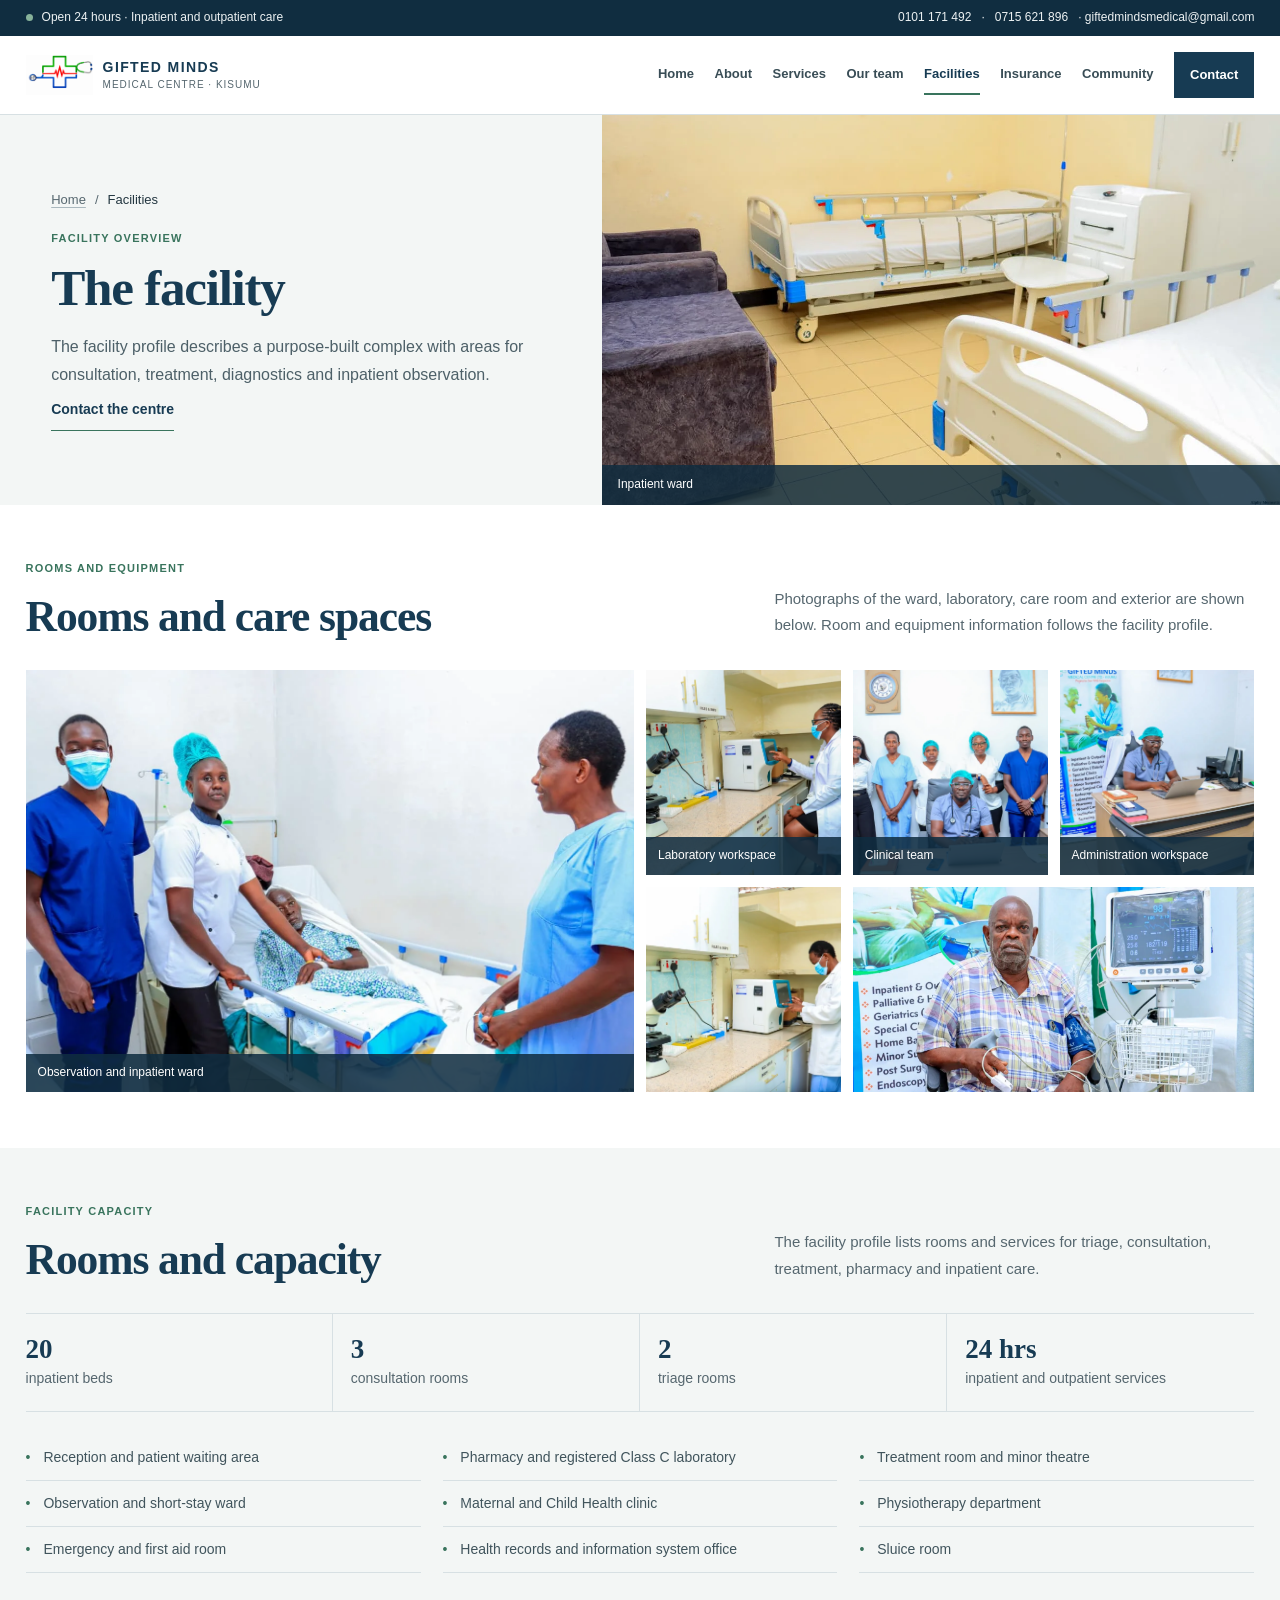
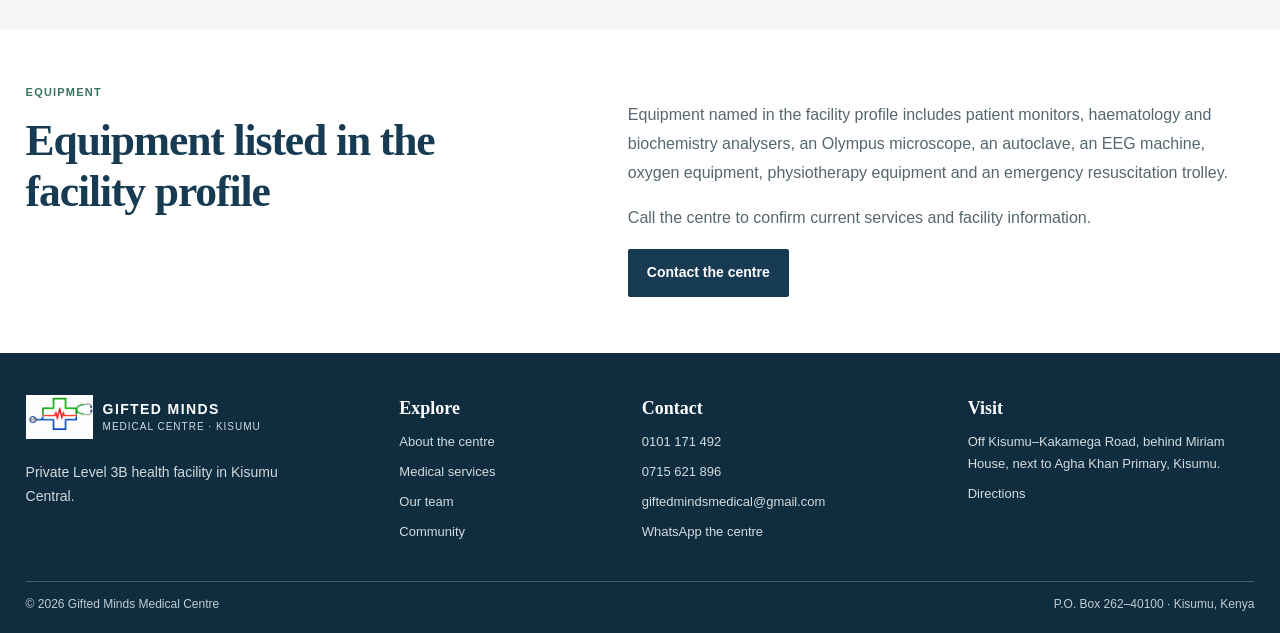
<file: facilities.html>
<!doctype html>
<html lang="en-KE">
  <head>
    <meta charset="utf-8">
    <meta name="viewport" content="width=device-width, initial-scale=1">
    <meta name="theme-color" content="#102f3b">
    <meta name="description" content="View photographs and profile information about the ward, consultation rooms, laboratory and equipment at Gifted Minds Medical Centre.">
    <meta property="og:type" content="website">
    <meta property="og:title" content="Facility and Rooms | Gifted Minds Medical Centre, Kisumu">
    <meta property="og:description" content="Photographs and facility information for Gifted Minds Medical Centre in Kisumu.">
    <meta property="og:image" content="assets/images/facility-19.23.41-2.webp">
    <title>Facility and Rooms | Gifted Minds Medical Centre, Kisumu</title>
    <link rel="icon" type="image/png" sizes="64x64" href="assets/favicon.png">
    <link rel="stylesheet" href="styles.css">
  </head>
  <body>
    <a class="skip-link" href="#main-content">Skip to main content</a>
    <div class="utility">
      <div class="container utility__inner">
        <span class="utility__status"><i class="utility__dot" aria-hidden="true"></i>Open 24 hours · Inpatient and outpatient care</span>
        <div class="utility__contacts">
          <a href="tel:0101171492">0101 171 492</a><span aria-hidden="true">·</span><a href="tel:0715621896">0715 621 896</a><span class="utility__email">· <a href="mailto:giftedmindsmedical@gmail.com">giftedmindsmedical@gmail.com</a></span>
        </div>
      </div>
    </div>
    <header class="site-header">
      <div class="container nav-wrap">
        <a class="brand" href="index.html" aria-label="Gifted Minds Medical Centre home"><img class="brand-logo" src="assets/hospital-logo.png" width="600" height="362" alt=""><span class="brand-copy"><strong>GIFTED MINDS</strong><small>MEDICAL CENTRE · KISUMU</small></span></a>
        <button class="menu-toggle" type="button" aria-label="Open navigation" aria-expanded="false" aria-controls="primary-navigation">
          <span></span><span></span><span></span>
        </button>
        <nav class="primary-nav" id="primary-navigation" aria-label="Main navigation">
          <a href="index.html">Home</a><a href="about.html">About</a><a href="services.html">Services</a><a href="team.html">Our team</a><a href="facilities.html" aria-current="page">Facilities</a><a href="insurance.html">Insurance</a><a href="community.html">Community</a><a class="nav-cta" href="contact.html">Contact </a>
        </nav>
      </div>
    </header>
    <main id="main-content">
      <section class="page-intro page-intro--facility" aria-labelledby="page-title">
        <div class="page-intro__copy">
          <nav class="breadcrumb" aria-label="Breadcrumb">
            <a href="index.html">Home</a><span aria-hidden="true">/</span><span aria-current="page">Facilities</span>
          </nav>
          <p class="eyebrow">

            Facility overview


          </p>
          <h1 class="display-title" id="page-title">The facility</h1>
          <p>The facility profile describes a purpose-built complex with areas for consultation, treatment, diagnostics and inpatient observation.</p>
          <a class="text-link" href="contact.html">Contact the centre </a>
        </div>
        <div class="page-intro__media">
          <img src="assets/images/facility-19.23.41-2.webp" alt="Inpatient ward beds and patient monitoring equipment" fetchpriority="high" width="1280" height="853"><span class="page-intro__caption">Inpatient ward</span>
        </div>
      </section>
      <section class="section">
        <div class="container">
          <div class="section-head">
            <div>
              <p class="eyebrow">

                Rooms and equipment


              </p>
              <h2 class="display-title">Rooms and care spaces</h2>
            </div>
            <p>Photographs of the ward, laboratory, care room and exterior are shown below. Room and equipment information follows the facility profile.</p>
          </div>
          <div class="facility-gallery">
            <figure>
              <img src="assets/images/facility-19.23.43-1.webp" alt="Care staff attending to a patient beside an inpatient bed" loading="lazy" width="1280" height="853">
              <figcaption>

                Observation and inpatient ward


              </figcaption>
            </figure>
            <figure>
              <img src="assets/images/facility-19.23.49-1.webp" alt="Laboratory staff working with a diagnostic analyser" loading="lazy" width="1280" height="884">
              <figcaption>

                Laboratory workspace


              </figcaption>
            </figure>
            <figure>
              <img src="assets/images/facility-19.23.44-1.webp" alt="Gifted Minds Medical Centre staff gathered in a clinical room" loading="lazy" width="1280" height="853">
              <figcaption>

                Clinical team


              </figcaption>
            </figure>
            <figure>
              <img src="assets/images/facility-19.23.52-2.webp" alt="Centre staff member at a desk in an administrative room" loading="lazy" width="1280" height="853">
              <figcaption>

                Administration workspace


              </figcaption>
            </figure>
            <figure>
              <img src="assets/images/facility-19.23.47-1.webp" alt="Laboratory staff operating diagnostic equipment" loading="lazy" width="1280" height="853">
            </figure>
            <figure>
              <img src="assets/images/facility-19.23.51-1.webp" alt="Patient beside a bedside monitoring machine" loading="lazy" width="1280" height="853">
            </figure>
          </div>
        </div>
      </section>
      <section class="section section--stone">
        <div class="container">
          <div class="section-head">
            <div>
              <p class="eyebrow">

                Facility capacity


              </p>
              <h2 class="display-title">Rooms and capacity</h2>
            </div>
            <p>The facility profile lists rooms and services for triage, consultation, treatment, pharmacy and inpatient care.</p>
          </div>
          <div class="facility-facts">
            <div class="facility-fact">
              <strong>20</strong><span>inpatient beds</span>
            </div>
            <div class="facility-fact">
              <strong>3</strong><span>consultation rooms</span>
            </div>
            <div class="facility-fact">
              <strong>2</strong><span>triage rooms</span>
            </div>
            <div class="facility-fact">
              <strong>24 hrs</strong><span>inpatient and outpatient services</span>
            </div>
          </div>
          <ul class="facility-list">
            <li>

              Reception and patient waiting area


            </li>
            <li>

              Pharmacy and registered Class C laboratory


            </li>
            <li>

              Treatment room and minor theatre


            </li>
            <li>

              Observation and short-stay ward


            </li>
            <li>

              Maternal and Child Health clinic


            </li>
            <li>

              Physiotherapy department


            </li>
            <li>

              Emergency and first aid room


            </li>
            <li>

              Health records and information system office


            </li>
            <li>

              Sluice room


            </li>
          </ul>
        </div>
      </section>
      <section class="section">
        <div class="container home-intro">
          <div>
            <p class="eyebrow">

              Equipment


            </p>
            <h2 class="display-title">Equipment listed in the facility profile</h2>
          </div>
          <div class="home-intro__copy">
            <p>Equipment named in the facility profile includes patient monitors, haematology and biochemistry analysers, an Olympus microscope, an autoclave, an EEG machine, oxygen equipment, physiotherapy equipment and an emergency resuscitation trolley.</p>
            <p>Call the centre to confirm current services and facility information.</p>
            <a class="button button--navy" href="contact.html">Contact the centre </a>
          </div>
        </div>
      </section>
    </main>
    <footer class="site-footer">
      <div class="container footer-grid">
        <div>
          <a class="brand brand--footer" href="index.html"><img class="brand-logo" src="assets/hospital-logo.png" width="600" height="362" alt=""><span class="brand-copy"><strong>GIFTED MINDS</strong><small>MEDICAL CENTRE · KISUMU</small></span></a>
          <p class="footer-about">Private Level 3B health facility in Kisumu Central.</p>
        </div>
        <div class="footer-col">
          <h2>

            Explore


          </h2>
          <a href="about.html">About the centre</a><a href="services.html">Medical services</a><a href="team.html">Our team</a><a href="community.html">Community</a>
        </div>
        <div class="footer-col">
          <h2>

            Contact


          </h2>
          <a href="tel:0101171492">0101 171 492</a><a href="tel:0715621896">0715 621 896</a><a href="mailto:giftedmindsmedical@gmail.com">giftedmindsmedical@gmail.com</a><a href="https://wa.me/254100261446" target="_blank" rel="noopener noreferrer">WhatsApp the centre</a>
        </div>
        <div class="footer-col">
          <h2>

            Visit


          </h2>
          <p>

            Off Kisumu–Kakamega Road, behind Miriam House, next to Agha Khan Primary, Kisumu.


          </p>
          <a href="contact.html">Directions</a>
        </div>
      </div>
      <div class="container footer-bottom">
        <span>© <span data-year=""></span> Gifted Minds Medical Centre</span><span>P.O. Box 262–40100 · Kisumu, Kenya</span>
      </div>
      <div class="container">
      </div>
    </footer>
    <script src="script.js" defer=""></script>
  </body>
</html>
</file>
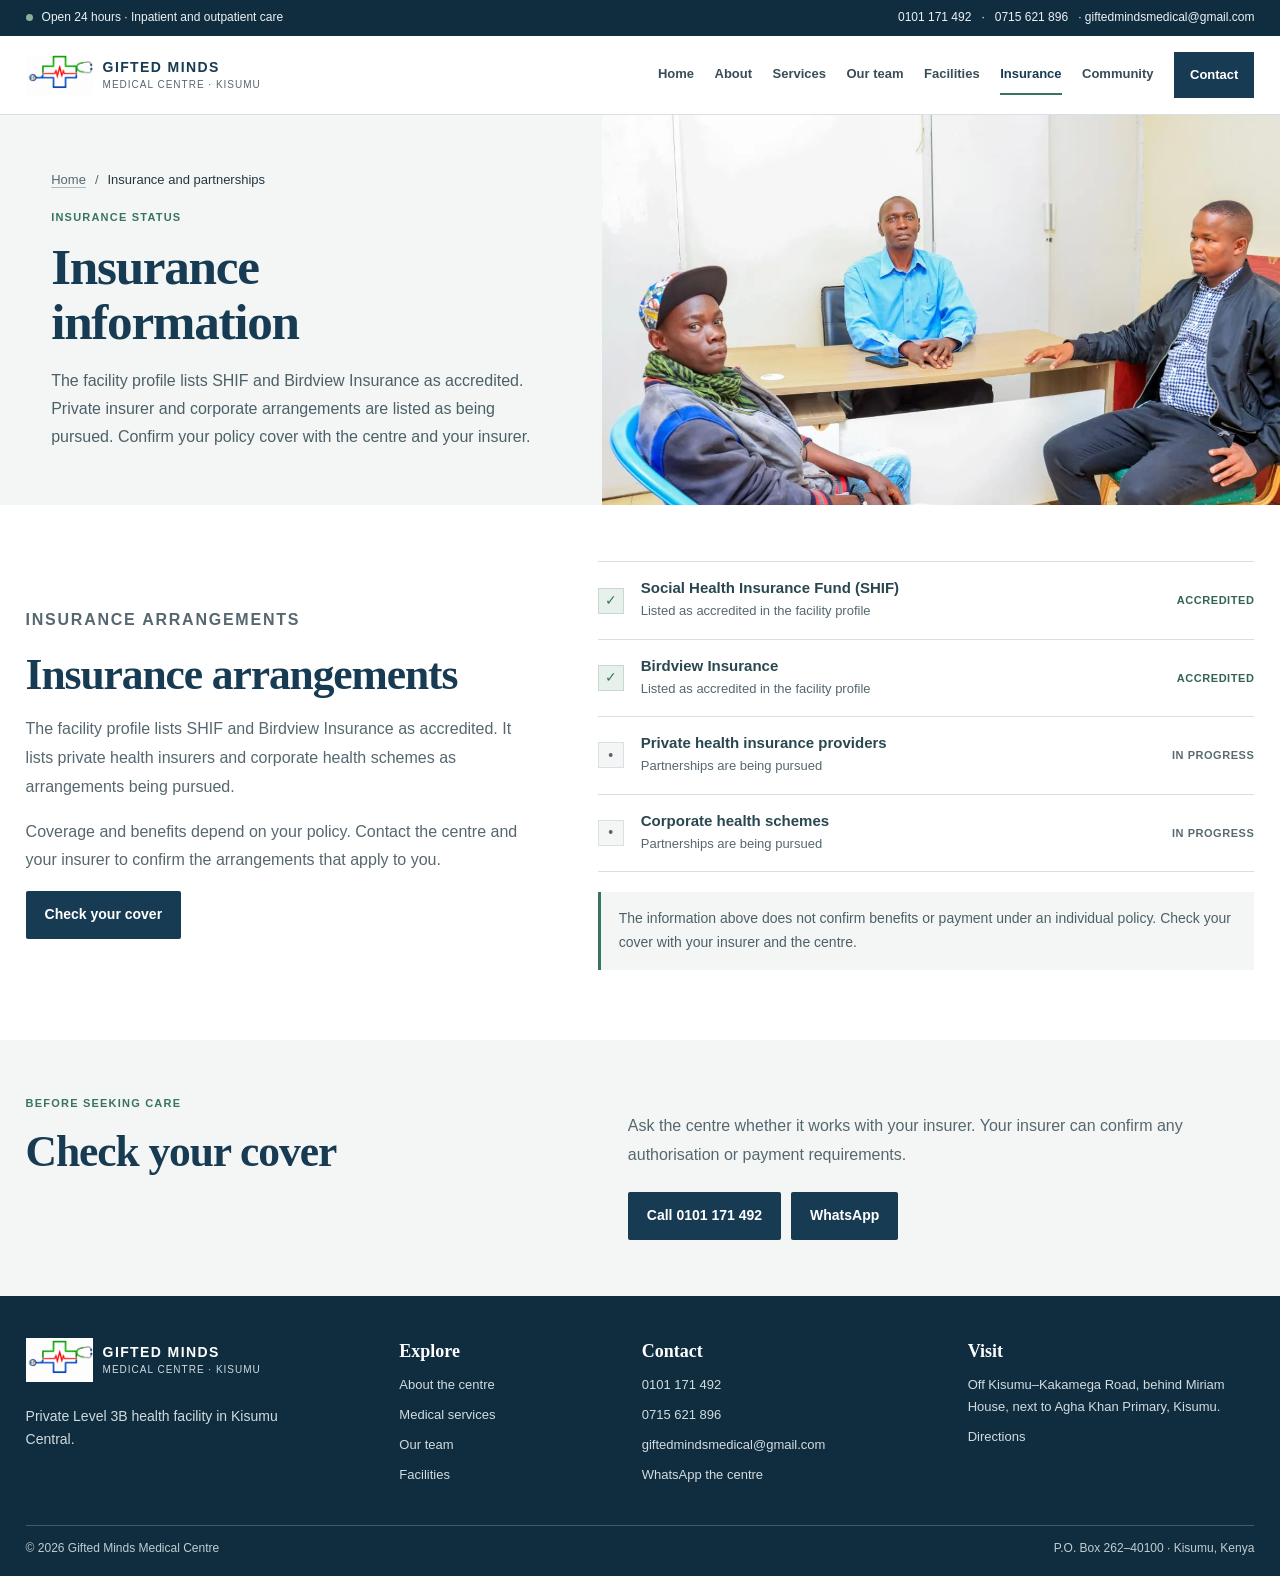
<file: insurance.html>
<!doctype html>
<html lang="en-KE">
  <head>
    <meta charset="utf-8">
    <meta name="viewport" content="width=device-width, initial-scale=1">
    <meta name="theme-color" content="#102f3b">
    <meta name="description" content="See insurance arrangements listed in the Gifted Minds Medical Centre profile and how to confirm cover for your policy.">
    <meta property="og:type" content="website">
    <meta property="og:title" content="Insurance Information | Gifted Minds Medical Centre">
    <meta property="og:description" content="Insurance arrangements listed in the facility profile. Confirm cover with the centre and your insurer.">
    <meta property="og:image" content="assets/images/facility-19.23.44-1.webp">
    <title>Insurance Information | Gifted Minds Medical Centre</title>
    <link rel="icon" type="image/png" sizes="64x64" href="assets/favicon.png">
    <link rel="stylesheet" href="styles.css">
  </head>
  <body>
    <a class="skip-link" href="#main-content">Skip to main content</a>
    <div class="utility">
      <div class="container utility__inner">
        <span class="utility__status"><i class="utility__dot" aria-hidden="true"></i>Open 24 hours · Inpatient and outpatient care</span>
        <div class="utility__contacts">
          <a href="tel:0101171492">0101 171 492</a><span aria-hidden="true">·</span><a href="tel:0715621896">0715 621 896</a><span class="utility__email">· <a href="mailto:giftedmindsmedical@gmail.com">giftedmindsmedical@gmail.com</a></span>
        </div>
      </div>
    </div>
    <header class="site-header">
      <div class="container nav-wrap">
        <a class="brand" href="index.html" aria-label="Gifted Minds Medical Centre home"><img class="brand-logo" src="assets/hospital-logo.png" width="600" height="362" alt=""><span class="brand-copy"><strong>GIFTED MINDS</strong><small>MEDICAL CENTRE · KISUMU</small></span></a>
        <button class="menu-toggle" type="button" aria-label="Open navigation" aria-expanded="false" aria-controls="primary-navigation">
          <span></span><span></span><span></span>
        </button>
        <nav class="primary-nav" id="primary-navigation" aria-label="Main navigation">
          <a href="index.html">Home</a><a href="about.html">About</a><a href="services.html">Services</a><a href="team.html">Our team</a><a href="facilities.html">Facilities</a><a href="insurance.html" aria-current="page">Insurance</a><a href="community.html">Community</a><a class="nav-cta" href="contact.html">Contact </a>
        </nav>
      </div>
    </header>
    <main id="main-content">
      <section class="page-intro page-intro--media" aria-labelledby="page-title">
        <div class="page-intro__copy">
          <nav class="breadcrumb" aria-label="Breadcrumb">
            <a href="index.html">Home</a><span aria-hidden="true">/</span><span aria-current="page">Insurance and partnerships</span>
          </nav>
          <p class="eyebrow eyebrow--light">

            Insurance status


          </p>
          <h1 class="display-title" id="page-title">Insurance information</h1>
          <p>The facility profile lists SHIF and Birdview Insurance as accredited. Private insurer and corporate arrangements are listed as being pursued. Confirm your policy cover with the centre and your insurer.</p>
        </div>
        <div class="page-intro__media">
          <img src="assets/images/facility-19.23.54.webp" alt="A visitor discussing care with staff at the centre" fetchpriority="high" width="1280" height="872">
        </div>
      </section>
      <section class="section">
        <div class="container insurance-layout">
          <div class="insurance-copy">
            <p class="eyebrow">

              Insurance arrangements


            </p>
            <h2 class="display-title">Insurance arrangements</h2>
            <p>The facility profile lists SHIF and Birdview Insurance as accredited. It lists private health insurers and corporate health schemes as arrangements being pursued.</p>
            <p>Coverage and benefits depend on your policy. Contact the centre and your insurer to confirm the arrangements that apply to you.</p>
            <a class="button button--navy" href="contact.html">Check your cover </a>
          </div>
          <div>
            <div class="insurance-list" aria-label="Insurance partnership status">
              <div class="insurance-row">
                <span class="insurance-row__icon" aria-hidden="true">✓</span>
                <div class="insurance-row__text">
                  <strong>Social Health Insurance Fund (SHIF)</strong><small>Listed as accredited in the facility profile</small>
                </div>
                <span class="insurance-row__status">ACCREDITED</span>
              </div>
              <div class="insurance-row">
                <span class="insurance-row__icon" aria-hidden="true">✓</span>
                <div class="insurance-row__text">
                  <strong>Birdview Insurance</strong><small>Listed as accredited in the facility profile</small>
                </div>
                <span class="insurance-row__status">ACCREDITED</span>
              </div>
              <div class="insurance-row">
                <span class="insurance-row__icon insurance-row__icon--pending" aria-hidden="true">•</span>
                <div class="insurance-row__text">
                  <strong>Private health insurance providers</strong><small>Partnerships are being pursued</small>
                </div>
                <span class="insurance-row__status insurance-row__status--pending">IN PROGRESS</span>
              </div>
              <div class="insurance-row">
                <span class="insurance-row__icon insurance-row__icon--pending" aria-hidden="true">•</span>
                <div class="insurance-row__text">
                  <strong>Corporate health schemes</strong><small>Partnerships are being pursued</small>
                </div>
                <span class="insurance-row__status insurance-row__status--pending">IN PROGRESS</span>
              </div>
            </div>
            <p class="notice">The information above does not confirm benefits or payment under an individual policy. Check your cover with your insurer and the centre.</p>
          </div>
        </div>
      </section>
      <section class="section section--stone">
        <div class="container home-intro">
          <div>
            <p class="eyebrow">

              Before seeking care


            </p>
            <h2 class="display-title">Check your cover</h2>
          </div>
          <div class="home-intro__copy">
            <p>Ask the centre whether it works with your insurer. Your insurer can confirm any authorisation or payment requirements.</p>
            <div class="contact-cta">
              <a class="button button--navy" href="tel:0101171492">Call 0101 171 492 </a><a class="button button--navy" href="https://wa.me/254100261446" target="_blank" rel="noopener noreferrer">WhatsApp </a>
            </div>
          </div>
        </div>
      </section>
    </main>
    <footer class="site-footer">
      <div class="container footer-grid">
        <div>
          <a class="brand brand--footer" href="index.html"><img class="brand-logo" src="assets/hospital-logo.png" width="600" height="362" alt=""><span class="brand-copy"><strong>GIFTED MINDS</strong><small>MEDICAL CENTRE · KISUMU</small></span></a>
          <p class="footer-about">Private Level 3B health facility in Kisumu Central.</p>
        </div>
        <div class="footer-col">
          <h2>

            Explore


          </h2>
          <a href="about.html">About the centre</a><a href="services.html">Medical services</a><a href="team.html">Our team</a><a href="facilities.html">Facilities</a>
        </div>
        <div class="footer-col">
          <h2>

            Contact


          </h2>
          <a href="tel:0101171492">0101 171 492</a><a href="tel:0715621896">0715 621 896</a><a href="mailto:giftedmindsmedical@gmail.com">giftedmindsmedical@gmail.com</a><a href="https://wa.me/254100261446" target="_blank" rel="noopener noreferrer">WhatsApp the centre</a>
        </div>
        <div class="footer-col">
          <h2>

            Visit


          </h2>
          <p>

            Off Kisumu–Kakamega Road, behind Miriam House, next to Agha Khan Primary, Kisumu.


          </p>
          <a href="contact.html">Directions</a>
        </div>
      </div>
      <div class="container footer-bottom">
        <span>© <span data-year=""></span> Gifted Minds Medical Centre</span><span>P.O. Box 262–40100 · Kisumu, Kenya</span>
      </div>
      <div class="container">
      </div>
    </footer>
    <script src="script.js" defer=""></script>
  </body>
</html>
</file>
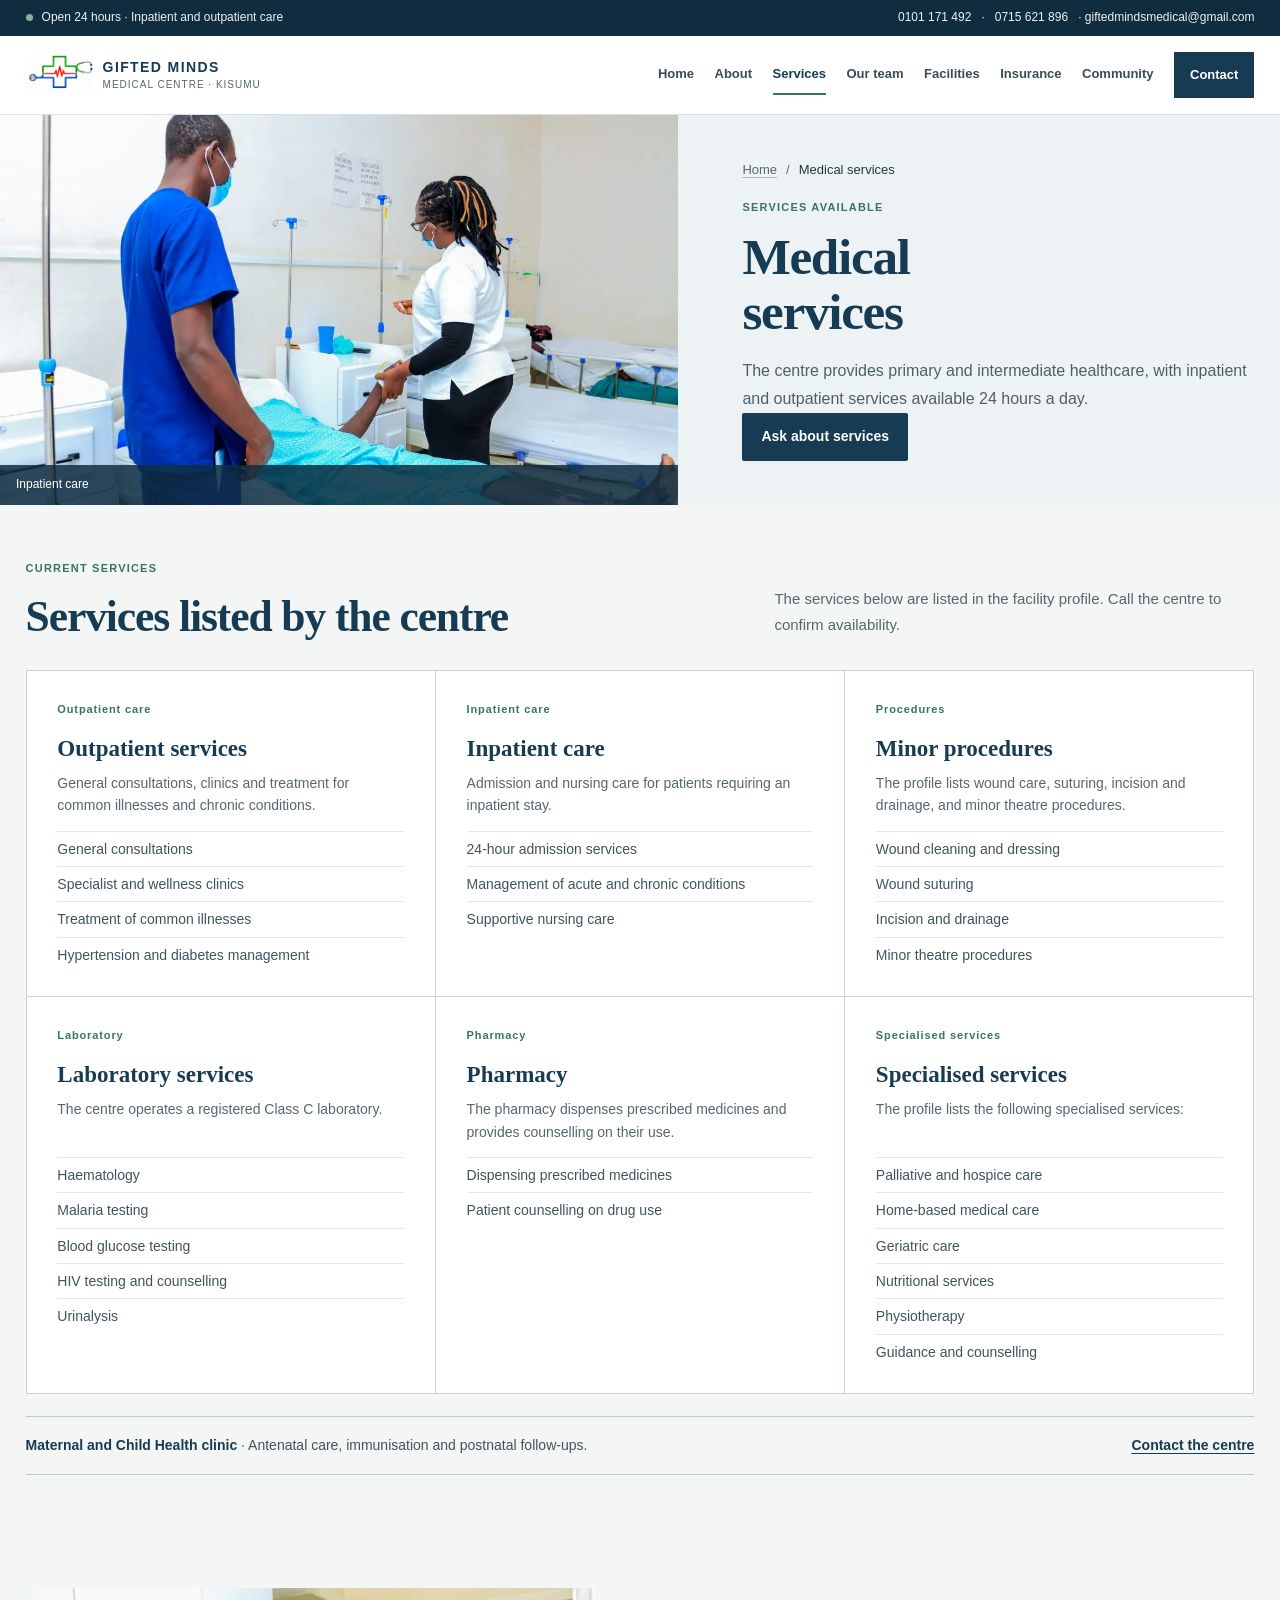
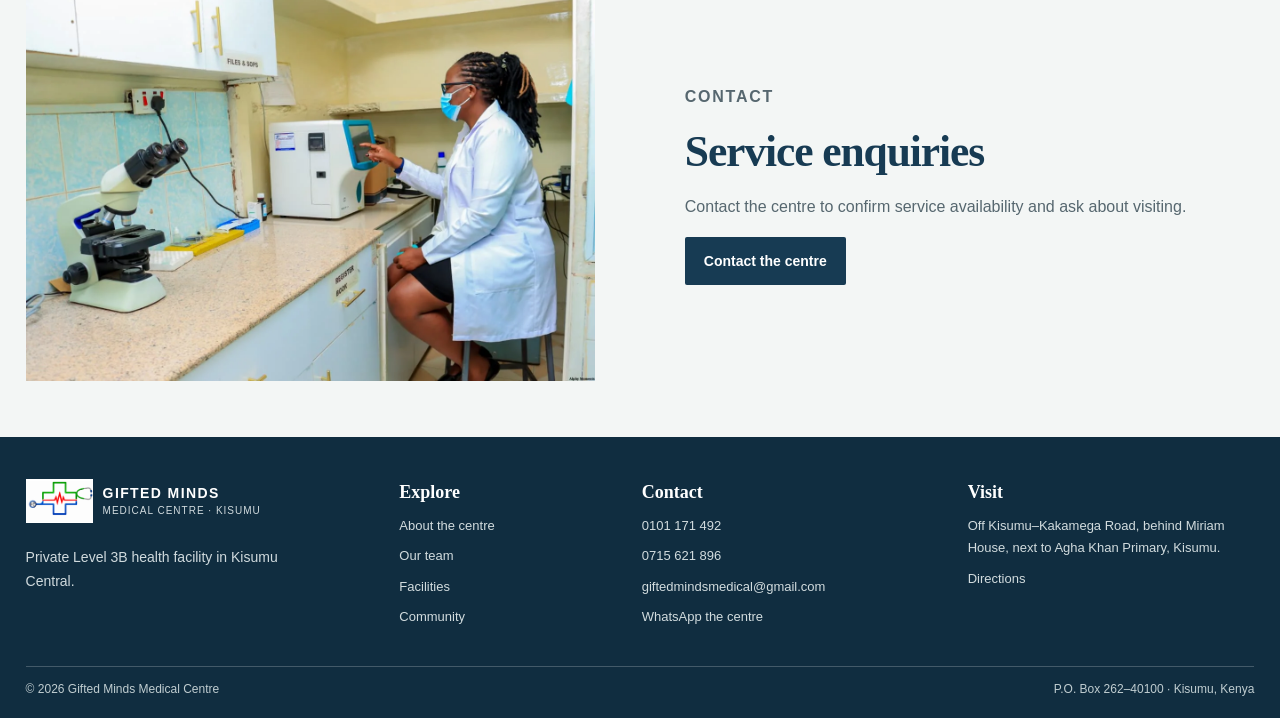
<file: services.html>
<!doctype html>
<html lang="en-KE">
  <head>
    <meta charset="utf-8">
    <meta name="viewport" content="width=device-width, initial-scale=1">
    <meta name="theme-color" content="#102f3b">
    <meta name="description" content="View outpatient, inpatient, laboratory, pharmacy, minor procedure and specialised services listed by Gifted Minds Medical Centre.">
    <meta property="og:type" content="website">
    <meta property="og:title" content="Medical Services | Gifted Minds Medical Centre, Kisumu">
    <meta property="og:description" content="Medical services listed in the facility profile, with contact details to confirm availability.">
    <meta property="og:image" content="assets/images/nursing-department.webp">
    <title>Medical Services | Gifted Minds Medical Centre, Kisumu</title>
    <link rel="icon" type="image/png" sizes="64x64" href="assets/favicon.png">
    <link rel="stylesheet" href="styles.css">
  </head>
  <body>
    <a class="skip-link" href="#main-content">Skip to main content</a>
    <div class="utility">
      <div class="container utility__inner">
        <span class="utility__status"><i class="utility__dot" aria-hidden="true"></i>Open 24 hours · Inpatient and outpatient care</span>
        <div class="utility__contacts">
          <a href="tel:0101171492">0101 171 492</a><span aria-hidden="true">·</span><a href="tel:0715621896">0715 621 896</a><span class="utility__email">· <a href="mailto:giftedmindsmedical@gmail.com">giftedmindsmedical@gmail.com</a></span>
        </div>
      </div>
    </div>
    <header class="site-header">
      <div class="container nav-wrap">
        <a class="brand" href="index.html" aria-label="Gifted Minds Medical Centre home"><img class="brand-logo" src="assets/hospital-logo.png" width="600" height="362" alt=""><span class="brand-copy"><strong>GIFTED MINDS</strong><small>MEDICAL CENTRE · KISUMU</small></span></a>
        <button class="menu-toggle" type="button" aria-label="Open navigation" aria-expanded="false" aria-controls="primary-navigation">
          <span></span><span></span><span></span>
        </button>
        <nav class="primary-nav" id="primary-navigation" aria-label="Main navigation">
          <a href="index.html">Home</a><a href="about.html">About</a><a href="services.html" aria-current="page">Services</a><a href="team.html">Our team</a><a href="facilities.html">Facilities</a><a href="insurance.html">Insurance</a><a href="community.html">Community</a><a class="nav-cta" href="contact.html">Contact </a>
        </nav>
      </div>
    </header>
    <main id="main-content">
      <section class="page-intro page-intro--navy page-intro--reverse" aria-labelledby="page-title">
        <div class="page-intro__copy">
          <nav class="breadcrumb" aria-label="Breadcrumb">
            <a href="index.html">Home</a><span aria-hidden="true">/</span><span aria-current="page">Medical services</span>
          </nav>
          <p class="eyebrow eyebrow--light">

            Services available


          </p>
          <h1 class="display-title" id="page-title">Medical services</h1>
          <p>The centre provides primary and intermediate healthcare, with inpatient and outpatient services available 24 hours a day.</p>
          <a class="button button--navy" href="contact.html">Ask about services </a>
        </div>
        <div class="page-intro__media">
          <img src="assets/images/facility-19.23.45-2.webp" alt="Care staff attending to a patient in an inpatient room" fetchpriority="high" width="1280" height="853"><span class="page-intro__caption">Inpatient care</span>
        </div>
      </section>
      <section class="section section--navy">
        <div class="container">
          <div class="section-head">
            <div>
              <p class="eyebrow eyebrow--light">

                Current services


              </p>
              <h2 class="display-title">Services listed by the centre</h2>
            </div>
            <p>The services below are listed in the facility profile. Call the centre to confirm availability.</p>
          </div>
          <div class="service-groups">
            <article class="service-group">
              <span class="service-group__index">Outpatient care</span>
              <h2>

                Outpatient services


              </h2>
              <p>General consultations, clinics and treatment for common illnesses and chronic conditions.</p>
              <ul>
                <li>

                  General consultations


                </li>
                <li>

                  Specialist and wellness clinics


                </li>
                <li>

                  Treatment of common illnesses


                </li>
                <li>

                  Hypertension and diabetes management


                </li>
              </ul>
            </article>
            <article class="service-group">
              <span class="service-group__index">Inpatient care</span>
              <h2>

                Inpatient care


              </h2>
              <p>Admission and nursing care for patients requiring an inpatient stay.</p>
              <ul>
                <li>

                  24-hour admission services


                </li>
                <li>

                  Management of acute and chronic conditions


                </li>
                <li>

                  Supportive nursing care


                </li>
              </ul>
            </article>
            <article class="service-group">
              <span class="service-group__index">Procedures</span>
              <h2>

                Minor procedures


              </h2>
              <p>The profile lists wound care, suturing, incision and drainage, and minor theatre procedures.</p>
              <ul>
                <li>

                  Wound cleaning and dressing


                </li>
                <li>

                  Wound suturing


                </li>
                <li>

                  Incision and drainage


                </li>
                <li>

                  Minor theatre procedures


                </li>
              </ul>
            </article>
            <article class="service-group">
              <span class="service-group__index">Laboratory</span>
              <h2>

                Laboratory services


              </h2>
              <p>The centre operates a registered Class C laboratory.</p>
              <ul>
                <li>

                  Haematology


                </li>
                <li>

                  Malaria testing


                </li>
                <li>

                  Blood glucose testing


                </li>
                <li>

                  HIV testing and counselling


                </li>
                <li>

                  Urinalysis


                </li>
              </ul>
            </article>
            <article class="service-group">
              <span class="service-group__index">Pharmacy</span>
              <h2>

                Pharmacy


              </h2>
              <p>The pharmacy dispenses prescribed medicines and provides counselling on their use.</p>
              <ul>
                <li>

                  Dispensing prescribed medicines


                </li>
                <li>

                  Patient counselling on drug use


                </li>
              </ul>
            </article>
            <article class="service-group">
              <span class="service-group__index">Specialised services</span>
              <h2>

                Specialised services


              </h2>
              <p>The profile lists the following specialised services:</p>
              <ul>
                <li>

                  Palliative and hospice care


                </li>
                <li>

                  Home-based medical care


                </li>
                <li>

                  Geriatric care


                </li>
                <li>

                  Nutritional services


                </li>
                <li>

                  Physiotherapy


                </li>
                <li>

                  Guidance and counselling


                </li>
              </ul>
            </article>
          </div>
          <div class="service-note">
            <p>
              <strong>Maternal and Child Health clinic</strong> · Antenatal care, immunisation and postnatal follow-ups.


            </p>
            <a href="contact.html">Contact the centre</a>
          </div>
        </div>
      </section>
      <section class="section section--stone">
        <div class="container home-community">
          <div class="home-community__photo">
            <img src="assets/images/facility-19.23.49-1.webp" alt="Laboratory professional working with diagnostic equipment" loading="lazy" width="1280" height="884">
          </div>
          <div class="home-community__copy">
            <p class="eyebrow">

              Contact


            </p>
            <h2 class="display-title">Service enquiries</h2>
            <p>Contact the centre to confirm service availability and ask about visiting.</p>
            <a class="button button--navy" href="contact.html">Contact the centre </a>
          </div>
        </div>
      </section>
    </main>
    <footer class="site-footer">
      <div class="container footer-grid">
        <div>
          <a class="brand brand--footer" href="index.html"><img class="brand-logo" src="assets/hospital-logo.png" width="600" height="362" alt=""><span class="brand-copy"><strong>GIFTED MINDS</strong><small>MEDICAL CENTRE · KISUMU</small></span></a>
          <p class="footer-about">Private Level 3B health facility in Kisumu Central.</p>
        </div>
        <div class="footer-col">
          <h2>

            Explore


          </h2>
          <a href="about.html">About the centre</a><a href="team.html">Our team</a><a href="facilities.html">Facilities</a><a href="community.html">Community</a>
        </div>
        <div class="footer-col">
          <h2>

            Contact


          </h2>
          <a href="tel:0101171492">0101 171 492</a><a href="tel:0715621896">0715 621 896</a><a href="mailto:giftedmindsmedical@gmail.com">giftedmindsmedical@gmail.com</a><a href="https://wa.me/254100261446" target="_blank" rel="noopener noreferrer">WhatsApp the centre</a>
        </div>
        <div class="footer-col">
          <h2>

            Visit


          </h2>
          <p>

            Off Kisumu–Kakamega Road, behind Miriam House, next to Agha Khan Primary, Kisumu.


          </p>
          <a href="contact.html">Directions</a>
        </div>
      </div>
      <div class="container footer-bottom">
        <span>© <span data-year=""></span> Gifted Minds Medical Centre</span><span>P.O. Box 262–40100 · Kisumu, Kenya</span>
      </div>
      <div class="container">
      </div>
    </footer>
    <script src="script.js" defer=""></script>
  </body>
</html>
</file>
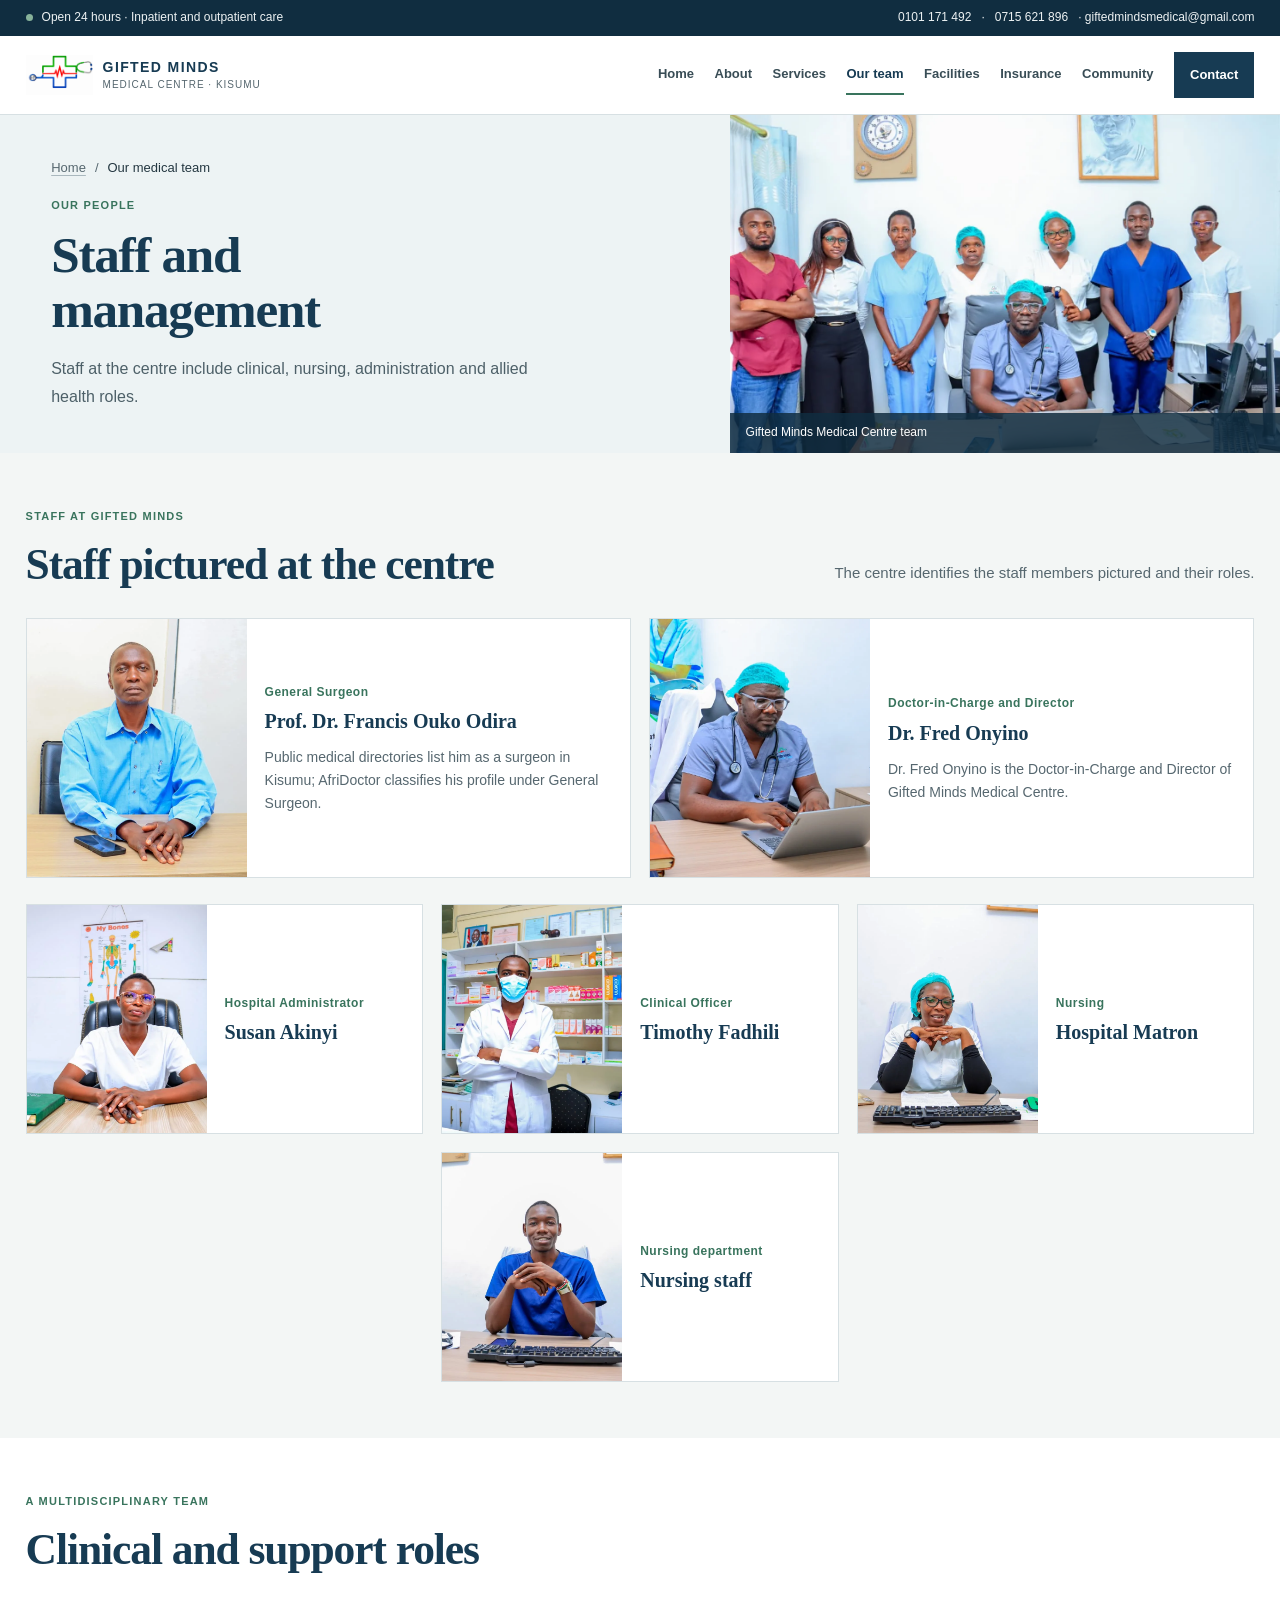
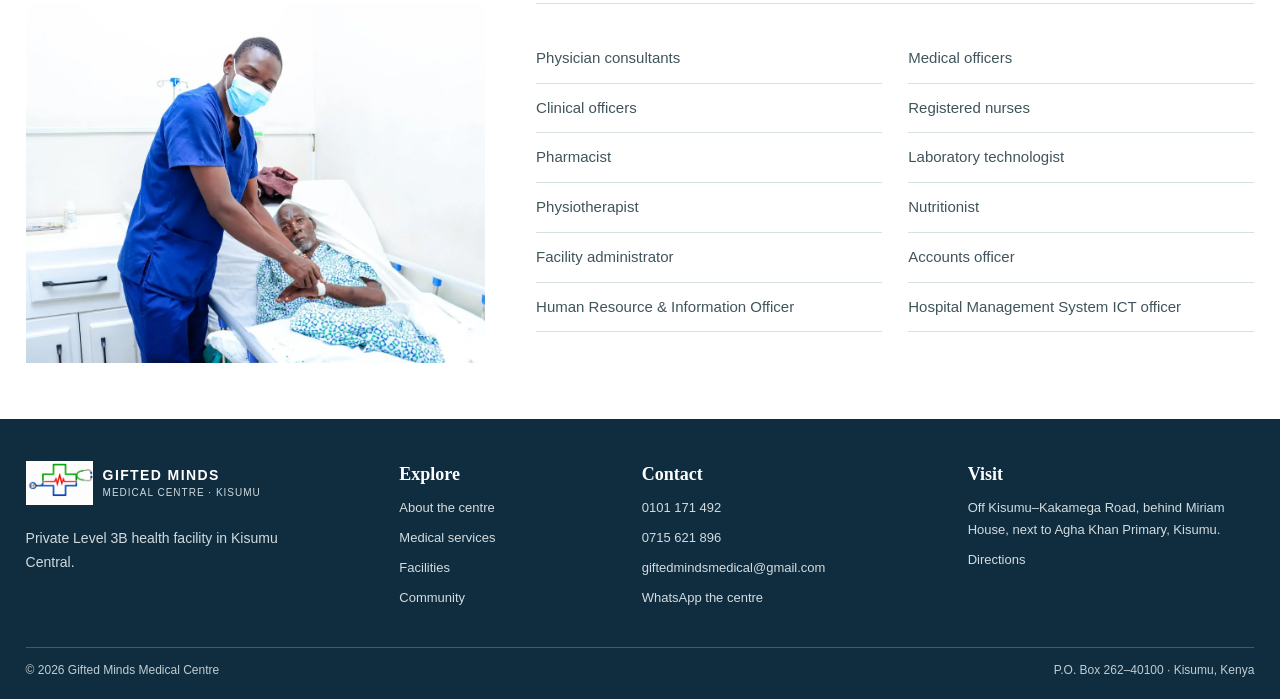
<file: team.html>
<!doctype html>
<html lang="en-KE">
  <head>
    <meta charset="utf-8">
    <meta name="viewport" content="width=device-width, initial-scale=1">
    <meta name="theme-color" content="#102f3b">
    <meta name="description" content="Staff names, management and clinical roles at Gifted Minds Medical Centre.">
    <meta property="og:type" content="website">
    <meta property="og:title" content="Staff and Management | Gifted Minds Medical Centre">
    <meta property="og:description" content="Staff names and team information from Gifted Minds Medical Centre.">
    <meta property="og:image" content="assets/images/prancis-odira-ouko.webp">
    <title>Staff and Management | Gifted Minds Medical Centre</title>
    <link rel="icon" type="image/png" sizes="64x64" href="assets/favicon.png">
    <link rel="stylesheet" href="styles.css">
  </head>
  <body>
    <a class="skip-link" href="#main-content">Skip to main content</a>
    <div class="utility">
      <div class="container utility__inner">
        <span class="utility__status"><i class="utility__dot" aria-hidden="true"></i>Open 24 hours · Inpatient and outpatient care</span>
        <div class="utility__contacts">
          <a href="tel:0101171492">0101 171 492</a><span aria-hidden="true">·</span><a href="tel:0715621896">0715 621 896</a><span class="utility__email">· <a href="mailto:giftedmindsmedical@gmail.com">giftedmindsmedical@gmail.com</a></span>
        </div>
      </div>
    </div>
    <header class="site-header">
      <div class="container nav-wrap">
        <a class="brand" href="index.html" aria-label="Gifted Minds Medical Centre home"><img class="brand-logo" src="assets/hospital-logo.png" width="600" height="362" alt=""><span class="brand-copy"><strong>GIFTED MINDS</strong><small>MEDICAL CENTRE · KISUMU</small></span></a>
        <button class="menu-toggle" type="button" aria-label="Open navigation" aria-expanded="false" aria-controls="primary-navigation">
          <span></span><span></span><span></span>
        </button>
        <nav class="primary-nav" id="primary-navigation" aria-label="Main navigation">
          <a href="index.html">Home</a><a href="about.html">About</a><a href="services.html">Services</a><a href="team.html" aria-current="page">Our team</a><a href="facilities.html">Facilities</a><a href="insurance.html">Insurance</a><a href="community.html">Community</a><a class="nav-cta" href="contact.html">Contact </a>
        </nav>
      </div>
    </header>
    <main id="main-content">
      <section class="page-intro page-intro--navy page-intro--team" aria-labelledby="page-title">
        <div class="page-intro__copy">
          <nav class="breadcrumb" aria-label="Breadcrumb">
            <a href="index.html">Home</a><span aria-hidden="true">/</span><span aria-current="page">Our medical team</span>
          </nav>
          <p class="eyebrow eyebrow--light">

            Our people


          </p>
          <h1 class="display-title" id="page-title">Staff and management</h1>
          <p>Staff at the centre include clinical, nursing, administration and allied health roles.</p>
        </div>
        <div class="page-intro__media">
          <img src="assets/images/facility-19.23.44-1.webp" alt="Gifted Minds Medical Centre staff gathered in a clinical room" fetchpriority="high" width="1280" height="853"><span class="page-intro__caption">Gifted Minds Medical Centre team</span>
        </div>
      </section>
      <section class="section section--stone">
        <div class="container">
          <div class="section-head">
            <div>
              <p class="eyebrow">

                Staff at Gifted Minds


              </p>
              <h2 class="display-title">Staff pictured at the centre</h2>
            </div>
            <p>The centre identifies the staff members pictured and their roles.</p>
          </div>
          <div class="people-grid people-grid--doctors">
            <article class="person person--francis">
              <img src="assets/images/prancis-odira-ouko.webp" alt="Portrait of Prof. Dr. Francis Ouko Odira" loading="lazy" width="1280" height="939">
              <div class="person__caption">
                <small>General Surgeon</small>
                <h2>

                  Prof. Dr. Francis Ouko Odira


                </h2>
                <p class="person__bio">Public medical directories list him as a surgeon in Kisumu; AfriDoctor classifies his profile under General Surgeon.</p>
              </div>
            </article>
            <article class="person person--fred">
              <img src="assets/images/fred-onyino-hospital-director.webp" alt="Dr. Fred Onyino, Doctor-in-Charge and Director" loading="lazy" width="1280" height="881">
              <div class="person__caption">
                <small>Doctor-in-Charge and Director</small>
                <h2>

                  Dr. Fred Onyino


                </h2>
                <p class="person__bio">Dr. Fred Onyino is the Doctor-in-Charge and Director of Gifted Minds Medical Centre.</p>
              </div>
            </article>
          </div>
          <div class="people-grid">
            <article class="person person--susan">
              <img src="assets/images/susan-akinyi-hospital-administrator.webp" alt="Susan Akinyi, Hospital Administrator" loading="lazy" width="1280" height="853">
              <div class="person__caption">
                <small>Hospital Administrator</small>
                <h2>

                  Susan Akinyi


                </h2>
              </div>
            </article>
            <article class="person person--timothy">
              <img src="assets/images/timothy-fadhili--clinical-officer.webp" alt="Timothy Fadhili, Clinical Officer" loading="lazy" width="1280" height="853">
              <div class="person__caption">
                <small>Clinical Officer</small>
                <h2>

                  Timothy Fadhili


                </h2>
              </div>
            </article>
            <article class="person person--matron">
              <img src="assets/images/hospital-matron.webp" alt="Hospital Matron" loading="lazy" width="1280" height="889">
              <div class="person__caption">
                <small>Nursing</small>
                <h2>

                  Hospital Matron


                </h2>
              </div>
            </article>
            <article class="person person--nursing">
              <img src="assets/images/nursing-department.webp" alt="A Gifted Minds Medical Centre staff member seated at a desk." loading="lazy" width="1280" height="853">
              <div class="person__caption">
                <small>Nursing department</small>
                <h2>

                  Nursing staff


                </h2>
              </div>
            </article>
          </div>
        </div>
      </section>
      <section class="section">
        <div class="container">
          <p class="eyebrow">

            A multidisciplinary team


          </p>
          <h2 class="display-title">Clinical and support roles</h2>
          <div class="team-role-feature">
            <div class="team-role-feature__image">
              <img src="assets/images/nursing.webp" alt="Nursing staff member providing care to a patient" loading="lazy" width="1280" height="853">
            </div>
            <div class="team-roles">
            <p>

              Physician consultants


            </p>
            <p>

              Medical officers


            </p>
            <p>

              Clinical officers


            </p>
            <p>

              Registered nurses


            </p>
            <p>

              Pharmacist


            </p>
            <p>

              Laboratory technologist


            </p>
            <p>

              Physiotherapist


            </p>
            <p>

              Nutritionist


            </p>
            <p>

              Facility administrator


            </p>
            <p>

              Accounts officer


            </p>
            <p>

              Human Resource & Information Officer


            </p>
            <p>

              Hospital Management System ICT officer


            </p>
            </div>
          </div>
        </div>
      </section>
    </main>
    <footer class="site-footer">
      <div class="container footer-grid">
        <div>
          <a class="brand brand--footer" href="index.html"><img class="brand-logo" src="assets/hospital-logo.png" width="600" height="362" alt=""><span class="brand-copy"><strong>GIFTED MINDS</strong><small>MEDICAL CENTRE · KISUMU</small></span></a>
          <p class="footer-about">Private Level 3B health facility in Kisumu Central.</p>
        </div>
        <div class="footer-col">
          <h2>

            Explore


          </h2>
          <a href="about.html">About the centre</a><a href="services.html">Medical services</a><a href="facilities.html">Facilities</a><a href="community.html">Community</a>
        </div>
        <div class="footer-col">
          <h2>

            Contact


          </h2>
          <a href="tel:0101171492">0101 171 492</a><a href="tel:0715621896">0715 621 896</a><a href="mailto:giftedmindsmedical@gmail.com">giftedmindsmedical@gmail.com</a><a href="https://wa.me/254100261446" target="_blank" rel="noopener noreferrer">WhatsApp the centre</a>
        </div>
        <div class="footer-col">
          <h2>

            Visit


          </h2>
          <p>

            Off Kisumu–Kakamega Road, behind Miriam House, next to Agha Khan Primary, Kisumu.


          </p>
          <a href="contact.html">Directions</a>
        </div>
      </div>
      <div class="container footer-bottom">
        <span>© <span data-year=""></span> Gifted Minds Medical Centre</span><span>P.O. Box 262–40100 · Kisumu, Kenya</span>
      </div>
      <div class="container">
      </div>
    </footer>
    <script src="script.js" defer=""></script>
  </body>
</html>
</file>
<file: styles.css>
:root {
  color-scheme: light;
  --navy: #173b53;
  --navy-deep: #102d40;
  --teal: #39745d;
  --teal-light: #e8f0eb;
  --accent: #2f6784;
  --paper: #ffffff;
  --stone: #f3f6f5;
  --ink: #243741;
  --muted: #56676f;
  --line: #d7e0e3;
  --white: #ffffff;
  --font-body: Arial, Helvetica, sans-serif;
  --font-display: Georgia, "Times New Roman", serif;
  --site-width: 1840px;
  font-family: var(--font-body);
  color: var(--ink);
  background: var(--paper);
  font-synthesis: none;
  text-rendering: optimizeLegibility;
}

*, *::before, *::after { box-sizing: border-box; }
html { scroll-behavior: smooth; scroll-padding-top: 88px; }
body { margin: 0; min-width: 0; background: var(--paper); color: var(--ink); font-size: 16px; line-height: 1.65; -webkit-font-smoothing: antialiased; }
img { display: block; max-width: 100%; }
a { color: inherit; text-decoration: none; }
a:hover { color: var(--teal); }
button, a { -webkit-tap-highlight-color: transparent; }
a:focus-visible, button:focus-visible { outline: 3px solid #176b8c; outline-offset: 3px; }
::selection { color: var(--navy-deep); background: #dce9e3; }
.skip-link { position: fixed; z-index: 100; top: 8px; left: 8px; padding: 10px 14px; color: var(--white); background: var(--navy); transform: translateY(-150%); }
.skip-link:focus { transform: translateY(0); }
.container { width: min(calc(100% - clamp(32px, 4vw, 80px)), var(--site-width)); margin-inline: auto; }
.eyebrow { margin: 0 0 14px; color: var(--teal); font-size: 11px; font-weight: 700; letter-spacing: .11em; line-height: 1.45; text-transform: uppercase; }
.eyebrow--light { color: var(--teal); }
.display-title { margin: 0; color: var(--navy); font: 600 clamp(2.15rem, 3.4vw, 3.4rem)/1.16 var(--font-display); letter-spacing: -.025em; }
.display-title em { color: var(--teal); font-style: normal; }
.lead { color: var(--navy); font: 400 1.2rem/1.6 var(--font-body); }
.section { padding-block: clamp(46px, 4.4vw, 68px); }
.section--stone, .section--navy { background: var(--stone); }
.section--navy { color: var(--ink); }
.section--navy .display-title { color: var(--navy); }
.section-head { display: flex; align-items: end; justify-content: space-between; gap: 38px; margin-bottom: 30px; }
.section-head > p { max-width: 480px; margin: 0 0 3px; color: var(--muted); font-size: 15px; line-height: 1.75; }
.body-copy { max-width: 68ch; color: var(--muted); font-size: 15px; line-height: 1.8; }
.text-link { display: inline-flex; align-items: center; gap: 12px; min-height: 42px; border-bottom: 1px solid var(--teal); color: var(--navy); font-size: 14px; font-weight: 700; }
.text-link:hover { color: var(--teal); }
.button { display: inline-flex; min-height: 48px; align-items: center; justify-content: center; gap: 12px; padding: 12px 18px; border: 1px solid transparent; border-radius: 2px; font: 700 14px/1.25 var(--font-body); transition: background-color .16s ease, color .16s ease, border-color .16s ease; }
.button--navy { color: var(--white); background: var(--navy); }
.button--navy:hover { color: var(--white); background: var(--teal); }
.button--outline { border-color: var(--navy); color: var(--navy); background: transparent; }
.button--outline:hover { color: var(--white); background: var(--navy); }

/* Contact strip and primary navigation */
.utility { min-height: 36px; color: #edf2f3; background: var(--navy-deep); font-size: 12px; }
.utility__inner { display: flex; min-height: 36px; align-items: center; justify-content: space-between; gap: 18px; }
.utility__status { display: flex; align-items: center; gap: 9px; }
.utility__dot { width: 7px; height: 7px; border-radius: 50%; background: #87b29a; }
.utility__contacts { display: flex; align-items: center; gap: 10px; }
.utility a { color: inherit; }
.utility a:hover { color: var(--white); text-decoration: underline; }
.site-header { position: sticky; z-index: 30; top: 0; border-bottom: 1px solid var(--line); background: var(--white); }
.nav-wrap { display: flex; min-height: 78px; align-items: center; justify-content: space-between; gap: 24px; }
.brand { display: inline-flex; flex: 0 0 auto; align-items: center; gap: 10px; }
.brand-logo { width: 67px; height: 44px; flex: 0 0 auto; object-fit: contain; background: var(--white); }
.brand-copy { display: flex; flex-direction: column; line-height: 1.25; }
.brand-copy strong { color: var(--navy); font: 700 14px var(--font-body); letter-spacing: .1em; }
.brand-copy small { margin-top: 4px; color: var(--muted); font-size: 10px; letter-spacing: .1em; }
.primary-nav { display: flex; align-items: center; justify-content: end; gap: clamp(12px, 1.6vw, 23px); }
.primary-nav a { padding-block: 8px; border-bottom: 2px solid transparent; color: #394d56; font-size: 13px; font-weight: 700; white-space: nowrap; }
.primary-nav a:hover, .primary-nav a[aria-current="page"]:not(.nav-cta) { border-bottom-color: var(--teal); color: var(--navy); }
.primary-nav .nav-cta { padding: 11px 15px; border: 1px solid var(--navy); color: var(--white); background: var(--navy); }
.primary-nav .nav-cta:hover, .primary-nav .nav-cta[aria-current="page"] { border-color: var(--teal); color: var(--white); background: var(--teal); }
.menu-toggle { display: none; width: 46px; height: 46px; align-items: center; justify-content: center; flex-direction: column; gap: 5px; border: 1px solid var(--line); background: var(--white); cursor: pointer; }
.menu-toggle span { width: 20px; height: 2px; background: var(--navy); transition: transform .16s ease, opacity .16s ease; }
.menu-toggle[aria-expanded="true"] span:first-child { transform: translateY(7px) rotate(45deg); }
.menu-toggle[aria-expanded="true"] span:nth-child(2) { opacity: 0; }
.menu-toggle[aria-expanded="true"] span:last-child { transform: translateY(-7px) rotate(-45deg); }

/* Homepage */
.home-hero { position: relative; min-height: 560px; overflow: hidden; background: var(--navy-deep); }
.home-hero__image { position: absolute; inset: 0; width: 100%; height: 100%; object-fit: cover; object-position: center 48%; }
.home-hero__shade { position: absolute; z-index: 1; inset: 0; display: block; background: linear-gradient(90deg, rgb(16 45 64 / 91%) 0%, rgb(16 45 64 / 80%) 38%, rgb(16 45 64 / 40%) 68%, rgb(16 45 64 / 12%) 100%); }
.home-hero__inner { position: relative; z-index: 2; display: flex; width: min(calc(100% - clamp(32px, 4vw, 80px)), var(--site-width)); min-height: 560px; align-items: center; margin-inline: auto; padding-block: 52px; }
.home-hero__copy { width: 54%; max-width: 740px; }
.home-hero h1 { max-width: 680px; margin: 0; color: var(--white); font: 600 clamp(2.8rem, 4.4vw, 4.5rem)/1.08 var(--font-display); letter-spacing: -.035em; }
.home-hero h1 em { color: var(--teal); font-style: normal; }
.home-hero__summary { max-width: 520px; margin: 20px 0 25px; color: #f0f4f3; font-size: 18px; line-height: 1.65; }
.home-hero .eyebrow { color: #c6dfcf; }
.home-hero .button--navy { border-color: var(--white); color: var(--navy-deep); background: var(--white); }
.home-hero .button--navy:hover { border-color: #e7efeb; color: var(--navy-deep); background: #e7efeb; }
.home-hero .button--outline { border-color: rgb(255 255 255 / 75%); color: var(--white); background: transparent; }
.home-hero .button--outline:hover { color: var(--navy-deep); background: var(--white); }
.home-hero__actions { display: flex; flex-wrap: wrap; gap: 11px; }
.home-facts { width: 100%; border-bottom: 1px solid var(--line); background: var(--white); }
.home-facts__inner { display: grid; width: min(calc(100% - clamp(32px, 4vw, 80px)), var(--site-width)); grid-template-columns: repeat(4, minmax(0, 1fr)); margin-inline: auto; }
.home-facts__item { display: flex; min-height: 94px; align-items: center; gap: 13px; padding: 15px 22px; border-right: 1px solid var(--line); }
.home-facts__item:first-child { padding-left: 0; }
.home-facts__item:last-child { border-right: 0; }
.home-facts strong { color: var(--navy); font: 600 25px/1.2 var(--font-display); white-space: nowrap; }
.home-facts small { font: inherit; font-size: .65em; }
.home-facts span { max-width: 150px; color: var(--muted); font-size: 13px; line-height: 1.45; }
.home-intro, .story-grid { display: grid; grid-template-columns: .9fr 1.1fr; gap: clamp(38px, 7vw, 94px); align-items: start; }
.home-intro__copy > p, .story-grid__copy > p { max-width: 68ch; color: var(--muted); font-size: 16px; line-height: 1.8; }
.home-intro__copy .lead { color: var(--navy); }
.home-pathways { display: grid; grid-template-columns: repeat(4, 1fr); border-top: 1px solid #cbd5d8; border-left: 1px solid #cbd5d8; background: var(--white); }
.pathway { min-height: 204px; padding: 23px 21px; border-right: 1px solid #cbd5d8; border-bottom: 1px solid #cbd5d8; background: var(--white); }
.pathway__number { color: var(--teal); font-size: 11px; font-weight: 700; letter-spacing: .08em; text-transform: uppercase; }
.pathway h3 { margin: 16px 0 8px; color: var(--navy); font: 600 21px/1.25 var(--font-display); }
.pathway p { margin: 0 0 14px; color: var(--muted); font-size: 14px; line-height: 1.6; }
.pathway a { display: inline-flex; min-height: 36px; align-items: center; color: var(--navy); font-size: 13px; font-weight: 700; }
.home-community { display: grid; grid-template-columns: 1fr 1fr; gap: clamp(38px, 7vw, 92px); align-items: center; }
.home-community__photo { min-height: 370px; }
.home-community__photo img { width: 100%; height: 100%; min-height: inherit; object-fit: cover; }
.home-community__copy p { max-width: 58ch; color: var(--muted); font-size: 16px; line-height: 1.8; }

/* Shared page introduction and breadcrumb */
.breadcrumb { display: flex; flex-wrap: wrap; align-items: center; gap: 9px; margin: 0 0 20px; color: var(--muted); font-size: 13px; }
.breadcrumb a { text-decoration: underline; text-decoration-color: #aab8be; text-underline-offset: 3px; }
.breadcrumb span[aria-current="page"] { color: var(--ink); }
.page-intro { display: grid; grid-template-columns: minmax(0, .94fr) minmax(0, 1.06fr); min-height: 390px; background: var(--stone); }
.page-intro__copy { display: flex; align-items: flex-start; justify-content: center; flex-direction: column; padding: 42px 4vw 42px 4vw; }
.page-intro__copy > p:not(.eyebrow):not(.breadcrumb) { max-width: 58ch; margin: 18px 0 0; color: #4d6068; font-size: 16px; line-height: 1.75; }
.page-intro__media { position: relative; min-height: 390px; overflow: hidden; background: #e8edeb; }
.page-intro__media img { position: absolute; inset: 0; width: 100%; height: 100%; object-fit: cover; }
.page-intro__caption { position: absolute; right: 0; bottom: 0; left: 0; padding: 10px 16px; color: var(--white); background: #173b53; font-size: 12px; }
.page-intro--navy, .page-intro--plain { color: var(--ink); background: #edf3f4; }
.page-intro--navy .display-title, .page-intro--plain .display-title { color: var(--navy); }
.page-intro--navy .page-intro__copy > p:not(.eyebrow):not(.breadcrumb), .page-intro--plain .page-intro__copy > p:not(.eyebrow):not(.breadcrumb) { color: #4d6068; }
.page-intro--plain { grid-template-columns: 1fr; min-height: 0; }
.page-intro--plain .page-intro__copy { min-height: 280px; padding-block: 40px; }
.page-intro--plain .display-title { max-width: 850px; }
.page-intro--plain .page-intro__copy > p:not(.eyebrow):not(.breadcrumb) { max-width: 720px; }
.page-intro--team { grid-template-columns: minmax(0, 1.14fr) minmax(0, .86fr); min-height: 320px; }
.page-intro--team .page-intro__media { min-height: 320px; }
.page-intro--facility { min-height: 390px; }
.page-intro--facility .page-intro__media { min-height: 390px; }
.page-intro--facility .page-intro__media img { object-position: center bottom; }

/* About */
.story-grid__aside { position: relative; min-height: 420px; }
.story-grid__aside img { position: absolute; inset: 0; width: 100%; height: 100%; object-fit: cover; }
.mission-grid { display: grid; grid-template-columns: repeat(2, 1fr); border-top: 1px solid var(--line); border-bottom: 1px solid var(--line); }
.mission { padding: 27px 32px 28px 0; }
.mission + .mission { padding-left: 32px; border-left: 1px solid var(--line); }
.mission small { color: var(--teal); font-size: 11px; font-weight: 700; letter-spacing: .1em; }
.mission p { max-width: 54ch; color: #344d58; font: 400 19px/1.55 var(--font-display); }
.values-grid { display: grid; grid-template-columns: 1.4fr repeat(5, 1fr); gap: 18px; }
.values-grid--spaced { margin-top: 28px; }
.value { min-height: 92px; padding-left: 14px; border-left: 1px solid var(--line); }
.value b { display: block; margin-bottom: 9px; color: var(--teal); font: 700 11px var(--font-body); }
.value strong { color: #29434e; font: 700 14px/1.5 var(--font-body); }
.history-band { display: grid; grid-template-columns: .7fr 1.3fr; gap: 50px; align-items: start; }
.history-band__year { color: var(--teal); font: 600 clamp(48px, 6vw, 76px)/1 var(--font-display); }
.history-band__copy { color: #3e535d; font-size: 16px; line-height: 1.8; }
.history-band__copy strong { color: var(--navy); }
.quality-layout { display: grid; grid-template-columns: 1fr 1fr; gap: clamp(36px, 6vw, 76px); align-items: start; }
.quality-layout .body-copy { margin-top: 17px; }
.quality-list { padding-top: 5px; }
.quality-list h2 { margin: 0 0 14px; color: var(--navy); font: 600 20px/1.35 var(--font-display); }
.quality-list ul { display: grid; grid-template-columns: 1fr 1fr; gap: 0 20px; margin: 0; padding: 0; list-style: none; border-top: 1px solid var(--line); }
.quality-list li { padding: 11px 0; border-bottom: 1px solid var(--line); color: #40545c; font-size: 14px; }
.quality-list li::before { margin-right: 8px; color: var(--teal); content: "•"; }
.quality-list p { margin: 14px 0 0; color: var(--muted); font-size: 13px; }

/* Services */
.service-groups { display: grid; grid-template-columns: repeat(3, 1fr); border-top: 1px solid #cbd5d8; border-left: 1px solid #cbd5d8; background: var(--white); }
.service-group { min-height: 270px; padding: 24px clamp(20px, 2.4vw, 32px); border-right: 1px solid #cbd5d8; border-bottom: 1px solid #cbd5d8; background: var(--white); }
.service-group__index { color: var(--teal); font-size: 11px; font-weight: 700; letter-spacing: .08em; }
.service-group h2 { margin: 14px 0 8px; color: var(--navy); font: 600 23px/1.25 var(--font-display); }
.service-group p { min-height: 46px; margin: 0 0 13px; color: var(--muted); font-size: 14px; line-height: 1.6; }
.service-group ul { margin: 0; padding: 0; list-style: none; }
.service-group li { padding: 7px 0; border-top: 1px solid #e3e9ea; color: #40545c; font-size: 14px; line-height: 1.45; }
.service-note { display: flex; align-items: center; justify-content: space-between; gap: 24px; margin-top: 22px; padding: 17px 0; border-block: 1px solid #bdcbd0; }
.service-note p { margin: 0; color: #40545c; font-size: 14px; }
.service-note strong { color: var(--navy); }
.service-note a { flex: 0 0 auto; color: var(--navy); font-size: 14px; font-weight: 700; text-decoration: underline; text-underline-offset: 3px; }

/* Staff */
.people-grid { display: grid; grid-template-columns: repeat(4, minmax(0, 1fr)); gap: 18px; }
.people-grid--doctors { grid-template-columns: repeat(2, minmax(0, 1fr)); margin-bottom: 26px; }
.person { display: grid; min-width: 0; grid-template-columns: 180px minmax(0, 1fr); align-items: stretch; overflow: hidden; border: 1px solid var(--line); background: var(--white); }
.people-grid--doctors .person { grid-template-columns: 220px minmax(0, 1fr); }
.person img { width: 100%; height: 228px; object-fit: cover; object-position: center 27%; }
.people-grid--doctors .person img { height: 258px; }
.person--francis img { object-position: center 24%; }
.person--fred img { object-position: 68% 25%; }
.person--susan img { object-position: center 24%; }
.person--timothy img { object-position: center 22%; }
.person--matron img { object-position: center 20%; }
.person--nursing img { object-position: center 28%; }
.person::after { display: none; }
.person__caption { position: static; align-self: center; padding: 18px 18px 20px; color: var(--navy); background: var(--white); }
.person__caption small { color: var(--teal); font-size: 12px; font-weight: 700; letter-spacing: .04em; text-transform: none; }
.person__caption h2 { margin: 4px 0 0; color: var(--navy); font: 600 20px/1.35 var(--font-display); }
.person__bio { margin: 11px 0 0; color: var(--muted); font-size: 14px; line-height: 1.65; }
.person--wide { grid-column: auto; }
.team-roles { display: grid; grid-template-columns: repeat(3, 1fr); gap: 0 22px; margin-top: 28px; border-top: 1px solid var(--line); }
.team-roles p { margin: 0; padding: 12px 0; border-bottom: 1px solid var(--line); color: #40545c; font-size: 15px; }

/* Facilities */
.facility-gallery { display: grid; grid-template-columns: repeat(6, minmax(0, 1fr)); grid-template-rows: repeat(2, 205px); gap: 12px; }
.facility-gallery figure { position: relative; overflow: hidden; margin: 0; background: #e4e9e7; }
.facility-gallery figure:first-child { grid-column: span 3; grid-row: span 2; }
.facility-gallery img { width: 100%; height: 100%; object-fit: cover; }
.facility-gallery figcaption { position: absolute; right: 0; bottom: 0; left: 0; padding: 9px 12px; color: var(--white); background: #173b53; font-size: 12px; }
.facility-facts { display: grid; grid-template-columns: repeat(4, 1fr); margin-top: 30px; border-block: 1px solid var(--line); }
.facility-fact { padding: 19px 18px; border-right: 1px solid var(--line); }
.facility-fact:first-child { padding-left: 0; }
.facility-fact:last-child { border: 0; }
.facility-fact strong { display: block; color: var(--navy); font: 600 27px/1.2 var(--font-display); }
.facility-fact span { color: var(--muted); font-size: 14px; }
.facility-list { display: grid; grid-template-columns: repeat(3, 1fr); gap: 0 22px; margin: 23px 0 0; padding: 0; list-style: none; }
.facility-list li { padding: 11px 0; border-bottom: 1px solid var(--line); color: #40545c; font-size: 14px; }
.facility-list li::before { margin-right: 9px; color: var(--teal); content: "•"; }

/* Insurance and community */
.insurance-layout { display: grid; grid-template-columns: .86fr 1.14fr; gap: clamp(38px, 6vw, 78px); align-items: start; }
.insurance-copy p { max-width: 60ch; color: var(--muted); font-size: 16px; line-height: 1.8; }
.insurance-list { border-top: 1px solid var(--line); }
.insurance-row { display: grid; grid-template-columns: 30px 1fr auto; gap: 13px; align-items: center; padding: 17px 0; border-bottom: 1px solid var(--line); }
.insurance-row__icon { display: grid; width: 26px; height: 26px; place-items: center; border: 1px solid #c7d9ce; color: var(--teal); background: var(--teal-light); font-size: 14px; }
.insurance-row__icon--pending { border-color: #d9e0e1; color: var(--muted); background: var(--stone); }
.insurance-row__text { display: flex; flex-direction: column; }
.insurance-row__text strong { color: #294750; font: 700 15px var(--font-body); }
.insurance-row__text small { margin-top: 4px; color: var(--muted); font-size: 13px; }
.insurance-row__status { color: #32644f; font-size: 11px; font-weight: 700; letter-spacing: .05em; white-space: nowrap; }
.insurance-row__status--pending { color: #596a70; }
.notice { margin-top: 20px; padding: 15px 18px; border-left: 3px solid var(--teal); background: var(--stone); color: #4d6068; font-size: 14px; line-height: 1.7; }
.community-story { display: grid; grid-template-columns: 1.05fr .95fr; gap: clamp(38px, 6vw, 78px); align-items: center; }
.community-story__image { min-height: 390px; }
.community-story__image img { width: 100%; height: 100%; min-height: inherit; object-fit: cover; }
.community-story__copy p { color: var(--muted); font-size: 16px; line-height: 1.8; }
.outreach-list { display: grid; grid-template-columns: 1fr 1fr; margin-top: 18px; border-top: 1px solid var(--line); }
.outreach-list span { padding: 11px 8px 11px 0; border-bottom: 1px solid var(--line); color: #36545c; font-size: 14px; }
.outreach-list span::before { margin-right: 8px; color: var(--teal); content: "•"; }
.community-partners { padding: 18px 0; border-block: 1px solid var(--line); color: #435961; font-size: 15px; line-height: 1.9; }
.community-partners strong { color: var(--navy); }

/* Contact */
.contact-layout { display: grid; grid-template-columns: 1fr 1fr; gap: 18px; }
.contact-panel { padding: clamp(24px, 3.5vw, 42px); border: 1px solid var(--line); background: var(--stone); }
.contact-panel--navy { color: var(--ink); background: var(--white); }
.contact-panel h2 { margin: 0 0 17px; color: var(--navy); font: 600 25px/1.3 var(--font-display); }
.contact-panel address { color: #4d6068; font-size: 16px; font-style: normal; line-height: 1.8; }
.contact-detail-list { display: flex; flex-direction: column; margin-top: 12px; }
.contact-detail-list a { padding: 12px 0; border-top: 1px solid var(--line); color: var(--navy); font-size: 15px; font-weight: 700; }
.contact-detail-list a:hover { color: var(--teal); }
.contact-note { margin-top: 15px; color: var(--muted); font-size: 14px; }
.contact-cta { display: flex; flex-wrap: wrap; gap: 10px; margin-top: 22px; }

/* Footer */
.site-footer { padding: 46px 0 18px; color: var(--white); background: var(--navy-deep); }
.footer-grid { display: grid; grid-template-columns: 1.35fr .8fr 1.15fr 1.2fr; gap: clamp(22px, 4vw, 55px); padding-bottom: 30px; }
.brand--footer .brand-copy strong { color: var(--white); }
.brand--footer .brand-copy small { color: #d0dadd; }
.footer-about { max-width: 300px; margin: 14px 0 0; color: #d0dadd; font-size: 14px; line-height: 1.7; }
.footer-col h2 { margin: 3px 0 12px; color: var(--white); font: 600 18px var(--font-display); }
.footer-col a, .footer-col p { display: block; margin: 0 0 8px; color: #d2dcde; font-size: 13px; line-height: 1.7; }
.footer-col a:hover { color: var(--white); text-decoration: underline; text-underline-offset: 3px; }
.footer-col p { overflow-wrap: anywhere; }
.footer-bottom { display: flex; justify-content: space-between; gap: 18px; padding-top: 13px; border-top: 1px solid #ffffff36; color: #c0cdd0; font-size: 12px; }
.footer-disclaimer { margin: 10px 0 0; color: #c0cdd0; font-size: 12px; }

/* Page-specific photo compositions */
.page-intro__copy { position: relative; z-index: 1; }
.page-intro__copy .display-title { max-width: 13ch; font-size: clamp(2.8rem, 4vw, 4.25rem); line-height: 1.06; }
.page-intro--plain .page-intro__copy .display-title { max-width: 17ch; }
.page-intro__media img { object-position: center; }
.page-intro--community .page-intro__media img { object-position: center 45%; }
.page-intro--media .page-intro__media img { object-position: center 40%; }
.page-intro--reverse { grid-template-columns: minmax(0, 1.06fr) minmax(0, .94fr); }
.page-intro--reverse .page-intro__copy { grid-column: 2; grid-row: 1; padding-right: max(32px, calc((100vw - var(--site-width)) / 2)); padding-left: 5vw; }
.page-intro--reverse .page-intro__media { grid-column: 1; grid-row: 1; }
.page-intro--backdrop { position: relative; display: block; min-height: 440px; overflow: hidden; background: var(--navy-deep); }
.page-intro--backdrop::after { position: absolute; z-index: 1; inset: 0; background: linear-gradient(90deg, rgb(16 45 64 / 94%) 0%, rgb(16 45 64 / 78%) 37%, rgb(16 45 64 / 34%) 67%, rgb(16 45 64 / 5%) 100%); content: ""; }
.page-intro--backdrop .page-intro__media { position: absolute; inset: 0; min-height: 0; }
.page-intro--backdrop .page-intro__media img { object-position: center 38%; }
.page-intro--backdrop .page-intro__copy { z-index: 2; width: min(58vw, 860px); min-height: 440px; padding: 44px 5vw 44px max(32px, calc((100vw - var(--site-width)) / 2)); color: var(--white); }
.page-intro--backdrop .display-title { color: var(--white); }
.page-intro--backdrop .page-intro__copy > p:not(.eyebrow):not(.breadcrumb) { color: #f1f4f2; }
.page-intro--backdrop .eyebrow { color: #b9d6c4; }
.page-intro--backdrop .breadcrumb, .page-intro--backdrop .breadcrumb span[aria-current="page"] { color: #eef3ef; }
.page-intro__caption { padding: 10px 16px; background: rgb(16 45 64 / 84%); }
.community-story--copy { grid-template-columns: .9fr 1.1fr; align-items: center; }
.community-story--copy .community-story__copy p:last-child { max-width: 64ch; }
.community-story--copy .outreach-list { margin-top: 0; }
.team-role-feature { display: grid; grid-template-columns: minmax(280px, .78fr) minmax(0, 1.22fr); gap: clamp(26px, 4vw, 54px); align-items: stretch; margin-top: 28px; }
.team-role-feature__image { min-height: 360px; overflow: hidden; background: var(--stone); }
.team-role-feature__image img { width: 100%; height: 100%; min-height: inherit; object-fit: cover; object-position: center 35%; }
.team-roles { grid-template-columns: repeat(2, minmax(0, 1fr)); align-content: center; gap: 0 26px; margin-top: 0; }
.facility-gallery figure { min-width: 0; }
.facility-gallery figure:last-child { grid-column: span 2; }
.facility-gallery img { object-position: center; }
.facility-gallery figcaption { background: rgb(16 45 64 / 86%); }
.facility-facts { margin-top: 24px; }
.contact-layout { grid-template-columns: repeat(2, minmax(0, 1fr)); }
.contact-panel { border-top: 2px solid var(--line); }
.contact-panel--navy { border-top-color: var(--teal); }
.insurance-layout, .quality-layout, .community-story { align-items: center; }
.section-head { margin-bottom: 28px; }
.site-footer { padding-top: 42px; }

@media (min-width: 1600px) {
  .home-hero { min-height: 580px; }
  .home-hero__inner { min-height: 580px; }
}
@media (min-width: 1201px) and (max-width: 1599px) {
  .people-grid:not(.people-grid--doctors) { grid-template-columns: repeat(3, minmax(0, 1fr)); }
  .people-grid:not(.people-grid--doctors) .person:last-child:nth-child(3n + 1) { grid-column: 2; }
}
@media (max-width: 1200px) {
  .nav-wrap { min-height: 72px; }
  .primary-nav { gap: 12px; }
  .primary-nav a { font-size: 12px; }
  .brand-copy strong { font-size: 13px; }
  .brand-logo { width: 61px; height: 40px; }
  .values-grid { grid-template-columns: repeat(3, 1fr); }
  .values-grid > :first-child { grid-column: span 3; }
  .people-grid { grid-template-columns: repeat(2, minmax(0, 1fr)); }
  .people-grid--doctors .person { grid-template-columns: 185px minmax(0, 1fr); }
  .people-grid--doctors .person img { height: 255px; }
  .person { grid-template-columns: 145px minmax(0, 1fr); }
  .person img { height: 215px; }
}
@media (max-width: 980px) {
  .menu-toggle { display: flex; }
  .primary-nav { position: absolute; top: 100%; right: 0; left: 0; display: none; max-height: calc(100vh - 94px); overflow-y: auto; align-items: stretch; flex-direction: column; gap: 0; padding: 10px 24px 20px; border-bottom: 1px solid var(--line); background: var(--white); }
  .primary-nav.is-open { display: flex; }
  .primary-nav a { padding: 12px 2px; border-bottom: 1px solid var(--line); font-size: 15px; }
  .primary-nav a[aria-current="page"]:not(.nav-cta) { border-bottom-color: var(--teal); }
  .primary-nav .nav-cta { margin-top: 12px; padding: 13px 15px; border: 0; text-align: center; }
  .home-hero__copy { width: 50%; }
  .page-intro { min-height: 370px; }
  .page-intro__media { min-height: 370px; }
  .page-intro__copy { padding-block: 34px; }
  .home-facts__inner { width: min(calc(100% - 48px), var(--site-width)); }
  .community-story--copy { gap: 28px; }
  .team-role-feature { grid-template-columns: minmax(220px, .75fr) minmax(0, 1.25fr); gap: 24px; }
  .team-role-feature__image { min-height: 320px; }
  .home-intro, .story-grid, .team-feature, .insurance-layout, .quality-layout { gap: 38px; }
  .service-groups { grid-template-columns: repeat(2, 1fr); }
  .service-group { min-height: 270px; }
  .facility-gallery { grid-template-columns: repeat(3, minmax(0, 1fr)); grid-template-rows: repeat(3, 175px); }
  .facility-gallery figure:first-child { grid-column: span 2; grid-row: auto; }
  .facility-gallery figure:last-child { grid-column: span 3; }
  .facility-list { grid-template-columns: repeat(2, 1fr); }
  .footer-grid { grid-template-columns: repeat(2, 1fr); }
}
@media (max-width: 700px) {
  html { scroll-padding-top: 72px; }
  body { font-size: 16px; }
  .container { width: calc(100% - 36px); }
  .utility__inner { justify-content: center; min-height: 36px; }
  .utility__status, .utility__email { display: none; }
  .utility__contacts { justify-content: center; gap: 8px; font-size: 12px; }
  .nav-wrap { min-height: 68px; gap: 14px; }
  .brand-logo { width: 56px; height: 37px; }
  .brand-copy strong { font-size: 12px; }
  .brand-copy small { font-size: 9px; }
  .primary-nav { padding-inline: 18px; }
  .home-hero { min-height: 0; }
  .home-hero__image { position: absolute; inset: 0; width: 100%; height: 100%; object-position: 58% center; }
  .home-hero__shade { background: linear-gradient(90deg, rgb(16 45 64 / 91%) 0%, rgb(16 45 64 / 78%) 58%, rgb(16 45 64 / 42%) 100%); }
  .home-hero__inner { min-height: 460px; padding-block: 38px 42px; }
  .home-hero__copy { width: 100%; max-width: 580px; }
  .home-hero h1 { max-width: 560px; font-size: clamp(2.5rem, 9vw, 3.35rem); line-height: 1.08; }
  .home-hero__summary { margin-block: 15px 20px; font-size: 17px; }
  .button { min-height: 48px; padding-inline: 14px; font-size: 14px; }
  .home-facts__inner { width: calc(100% - 36px); grid-template-columns: repeat(2, minmax(0, 1fr)); }
  .home-facts__item, .home-facts__item:first-child { min-height: 76px; padding: 11px 8px; border-right: 1px solid var(--line); }
  .home-facts__item:nth-child(2n) { border-right: 0; }
  .home-facts__item:nth-child(-n+2) { border-bottom: 1px solid var(--line); }
  .home-facts strong { font-size: 21px; }
  .home-facts span { font-size: 12px; }
  .section { padding-block: 42px; }
  .display-title { font-size: clamp(2rem, 8vw, 2.65rem); }
  .section-head { display: block; margin-bottom: 24px; }
  .section-head > p { margin-top: 12px; font-size: 15px; }
  .home-intro, .story-grid, .team-feature, .insurance-layout, .community-story, .quality-layout { grid-template-columns: 1fr; gap: 22px; }
  .community-story--copy { grid-template-columns: 1fr; }
  .home-intro__copy > p, .story-grid__copy > p, .home-community__copy p, .community-story__copy p, .insurance-copy p { font-size: 16px; }
  .home-pathways { grid-template-columns: 1fr; }
  .pathway { min-height: 0; padding: 19px 17px; }
  .pathway h3 { margin-top: 9px; }
  .home-community { grid-template-columns: 1fr; gap: 22px; }
  .home-community__photo { min-height: 250px; }
  .home-community__photo img { min-height: 250px; }
  .page-intro { grid-template-columns: 1fr; min-height: 0; }
  .page-intro__copy { padding: 35px 18px 32px; }
  .page-intro--reverse .page-intro__copy, .page-intro--reverse .page-intro__media { grid-column: 1; grid-row: auto; }
  .page-intro__copy > p:not(.eyebrow):not(.breadcrumb) { margin-top: 14px; font-size: 16px; }
  .page-intro__media { min-height: 260px; }
  .page-intro--facility .page-intro__media { min-height: 220px; }
  .page-intro--team .page-intro__media { min-height: 230px; }
  .page-intro--plain .page-intro__copy { min-height: 0; padding-block: 36px; }
  .page-intro--backdrop { min-height: 0; }
  .page-intro--backdrop::after { display: none; }
  .page-intro--backdrop .page-intro__copy { width: 100%; min-height: 0; padding: 35px 18px 32px; background: var(--navy-deep); }
  .page-intro--backdrop .page-intro__media { position: relative; min-height: 250px; }
  .breadcrumb { margin-bottom: 15px; font-size: 13px; }
  .story-grid__aside { min-height: 290px; }
  .mission-grid { grid-template-columns: 1fr; }
  .mission { padding: 20px 0; }
  .mission + .mission { padding-left: 0; border-top: 1px solid var(--line); border-left: 0; }
  .mission p { margin-bottom: 0; font-size: 18px; }
  .quality-list ul { grid-template-columns: 1fr; }
  .values-grid { grid-template-columns: repeat(2, 1fr); gap: 12px; }
  .values-grid > :first-child { grid-column: span 2; }
  .value { min-height: 76px; padding-left: 10px; }
  .value strong { font-size: 13px; }
  .history-band { grid-template-columns: 1fr; gap: 16px; }
  .history-band__year { font-size: 54px; }
  .history-band__copy { font-size: 15px; }
  .service-groups { grid-template-columns: 1fr; }
  .service-group { min-height: 0; padding: 20px 17px; }
  .service-group p { min-height: 0; font-size: 15px; }
  .service-group li { font-size: 15px; }
  .service-note { align-items: flex-start; flex-direction: column; gap: 10px; }
  .people-grid, .people-grid--doctors { grid-template-columns: 1fr; gap: 12px; }
  .people-grid--doctors { margin-bottom: 18px; }
  .person, .people-grid--doctors .person { grid-template-columns: minmax(118px, 38%) minmax(0, 1fr); }
  .person img, .people-grid--doctors .person img { height: 205px; }
  .person__caption { padding: 12px 13px 14px; }
  .person__caption h2 { font-size: 17px; }
  .person__caption small { font-size: 11px; }
  .person__bio { margin-top: 8px; font-size: 13px; line-height: 1.55; }
  .team-roles { grid-template-columns: repeat(2, 1fr); gap: 0 14px; }
  .team-role-feature { grid-template-columns: 1fr; gap: 18px; margin-top: 20px; }
  .team-role-feature__image { min-height: 230px; }
  .facility-gallery { grid-template-columns: 1fr 1fr; grid-template-rows: 190px repeat(3, 135px); gap: 9px; }
  .facility-gallery figure:first-child, .facility-gallery figure:last-child { grid-column: span 2; grid-row: auto; }
  .facility-gallery figure:last-child { display: block; }
  .facility-gallery figcaption { padding: 8px 9px; font-size: 11px; }
  .facility-facts { grid-template-columns: repeat(2, 1fr); margin-top: 22px; }
  .facility-fact, .facility-fact:first-child { padding: 14px 10px; border-right: 1px solid var(--line); border-bottom: 1px solid var(--line); }
  .facility-fact:nth-child(2n) { border-right: 0; }
  .facility-fact:nth-last-child(-n+2) { border-bottom: 0; }
  .facility-fact strong { font-size: 23px; }
  .facility-list { grid-template-columns: 1fr; gap: 0; }
  .insurance-row { grid-template-columns: 28px 1fr; gap: 10px; }
  .insurance-row__status { grid-column: 2; }
  .notice { font-size: 14px; }
  .community-story__image { min-height: 280px; }
  .community-story__image img { min-height: 280px; }
  .outreach-list { grid-template-columns: 1fr; }
  .contact-layout { grid-template-columns: 1fr; gap: 12px; }
  .contact-panel { padding: 22px 18px; }
  .contact-panel h2 { font-size: 23px; }
  .contact-cta { gap: 8px; }
  .footer-grid { grid-template-columns: 1fr 1fr; gap: 22px 16px; }
  .footer-grid > :first-child, .footer-grid > :last-child { grid-column: span 2; }
  .footer-col a, .footer-col p { overflow-wrap: anywhere; font-size: 13px; }
  .footer-bottom { display: block; line-height: 1.9; }
  .footer-bottom span { display: block; }
}
@media (max-width: 380px) {
  .container, .home-hero__inner { width: calc(100% - 30px); }
  .home-facts__inner { width: calc(100% - 30px); }
  .utility__contacts { gap: 6px; font-size: 11px; }
  .brand { gap: 7px; }
  .brand-logo { width: 50px; }
  .brand-copy strong { font-size: 11px; }
  .brand-copy small { font-size: 8px; letter-spacing: .07em; }
  .home-hero__actions { align-items: stretch; flex-direction: column; }
  .home-hero__actions .button { width: 100%; }
  .home-facts__item { gap: 8px; }
  .home-facts strong { font-size: 19px; }
  .home-facts span { font-size: 11px; }
  .people-grid { gap: 9px; }
  .person, .people-grid--doctors .person { grid-template-columns: minmax(105px, 36%) minmax(0, 1fr); }
  .person img, .people-grid--doctors .person img { height: 195px; }
  .person__caption { padding: 9px; }
  .person__caption h2 { font-size: 15px; }
  .facility-gallery { grid-template-rows: 170px repeat(3, 120px); }
  .contact-cta { align-items: stretch; flex-direction: column; }
}
@media (prefers-reduced-motion: reduce) {
  html { scroll-behavior: auto; }
  *, *::before, *::after { transition-duration: .01ms !important; }
}
</file>
